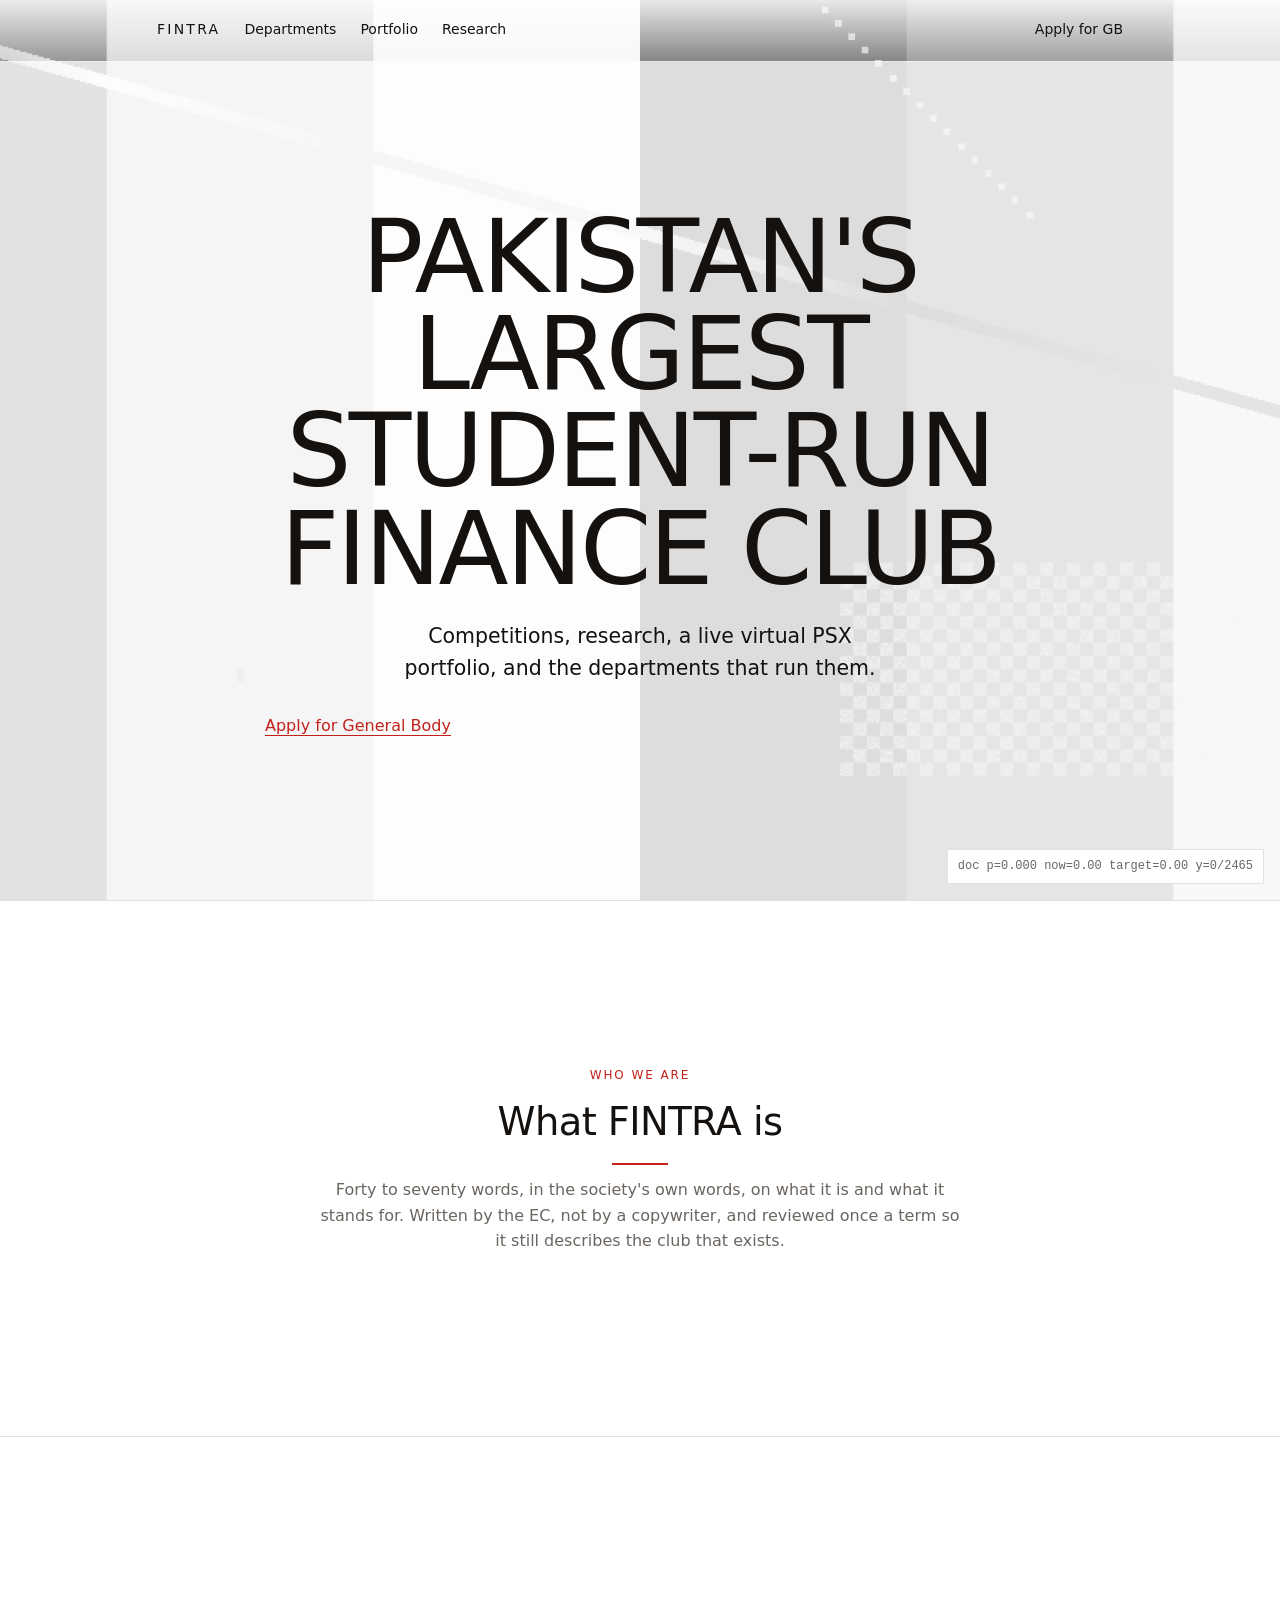
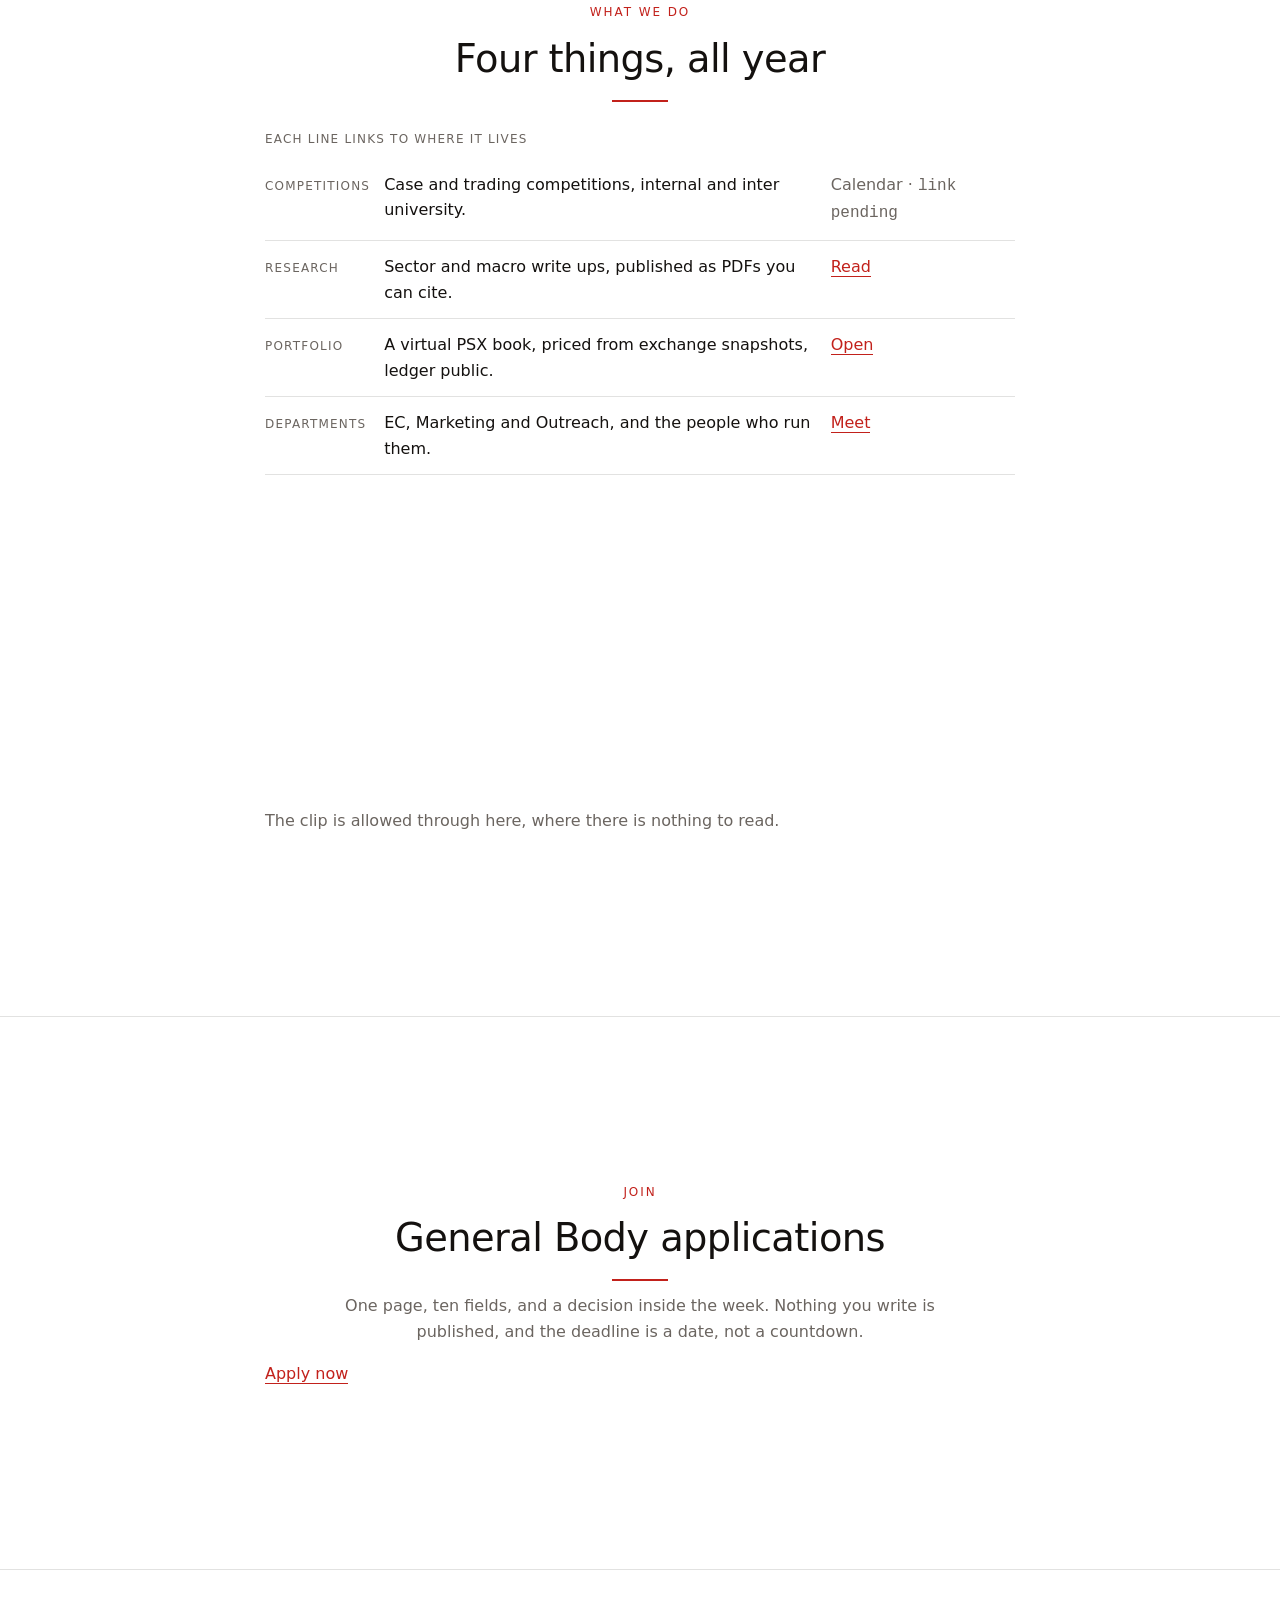
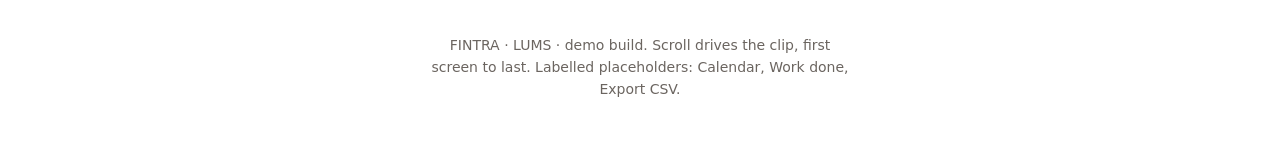
<file: docs/demo/index.html>
<!doctype html>
<html lang="en">
<head>
<meta charset="utf-8">
<meta name="viewport" content="width=device-width, initial-scale=1">
<title>FINTRA · LUMS finance society</title>
<link rel="stylesheet" href="site.css">
<script>document.documentElement.classList.add('js')</script>
</head>
<body>

<a class="skip" href="#main">Skip to content</a>

<header class="site">
  <nav class="wrap">
    <a class="brand" href="index.html">FINTRA</a>
    <a href="departments.html">Departments</a>
    <a href="portfolio.html">Portfolio</a>
    <a href="research.html">Research</a>
    <a href="apply.html">Apply for GB</a>
  </nav>
</header>

<!-- THE VIDEO: fixed for the whole document, behind everything, never in the flow.
     Home only. Adding it to another page is this block plus the scrub block in site.js. -->
<div class="bg">
  <video data-scrub muted playsinline preload="metadata" poster="hero-poster.jpg">
    <source src="hero.mp4" type="video/mp4">
  </video>
</div>

<main id="main">

  <section class="hero">
    <div class="wrap">
      <h1 class="rise">Pakistan's largest student-run finance club</h1>
      <p class="lede rise d1" style="margin-top:24px">Competitions, research, a live virtual PSX portfolio, and the departments that run them.</p>
      <p class="rise d2" style="margin-top:28px"><a href="apply.html">Apply for General Body</a></p>
    </div>
  </section>

  <section id="what">
    <div class="wrap">
      <p class="eyebrow rise">Who we are</p>
      <h2 class="rise">What FINTRA is</h2>
      <p class="prose rise d1">Forty to seventy words, in the society's own words, on what it is and what it stands for. Written by the EC, not by a copywriter, and reviewed once a term so it still describes the club that exists.</p>
    </div>
  </section>

  <section id="does">
    <div class="wrap">
      <p class="eyebrow rise">What we do</p>
      <h2 class="rise">Four things, all year</h2>
      <table class="tbl rise d1">
        <caption>Each line links to where it lives</caption>
        <tbody>
          <tr><th scope="row">Competitions</th><td>Case and trading competitions, internal and inter university.</td><td style="color:var(--muted)">Calendar · <span class="mono">link pending</span></td></tr>
          <tr><th scope="row">Research</th><td>Sector and macro write ups, published as PDFs you can cite.</td><td><a href="research.html">Read</a></td></tr>
          <tr><th scope="row">Portfolio</th><td>A virtual PSX book, priced from exchange snapshots, ledger public.</td><td><a href="portfolio.html">Open</a></td></tr>
          <tr><th scope="row">Departments</th><td>EC, Marketing and Outreach, and the people who run them.</td><td><a href="departments.html">Meet</a></td></tr>
        </tbody>
      </table>
    </div>
  </section>

  <section class="band">
    <div class="wrap">
      <p class="rise">The clip is allowed through here, where there is nothing to read.</p>
    </div>
  </section>

  <section id="join">
    <div class="wrap">
      <p class="eyebrow rise">Join</p>
      <h2 class="rise">General Body applications</h2>
      <p class="prose rise d1">One page, ten fields, and a decision inside the week. Nothing you write is published, and the deadline is a date, not a countdown.</p>
      <p class="rise d2"><a href="apply.html">Apply now</a></p>
    </div>
  </section>

</main>

<footer>
  <div class="wrap">FINTRA · LUMS · demo build. Scroll drives the clip, first screen to last. Labelled placeholders: Calendar, Work done, Export CSV.</div>
</footer>

<div class="debug" id="debug">–</div>

<script src="site.js"></script>
<script>
// site.js, scrub block: one fixed background video, driven by document scroll fraction
const v = document.querySelector('[data-scrub]');
if (v && !matchMedia('(prefers-reduced-motion: reduce)').matches) {
  let target = 0, t = 0, raf = 0, queued = false;
  const progress = () => {                        // 0 at the top of the document, 1 at the bottom
    const max = document.documentElement.scrollHeight - innerHeight;
    return max > 0 ? Math.min(1, Math.max(0, scrollY / max)) : 0;
  };
  // ease the seek over roughly 150ms so one wheel notch reads as a fast glide, not a cut
  const tick = () => {
    t += (target - t) * 0.18;
    if (Math.abs(target - t) < 0.01) t = target;
    if (v.readyState >= 2) v.currentTime = t;
    const d = document.getElementById('debug');
    if (d) d.textContent = 'doc p=' + progress().toFixed(3) + ' now=' + t.toFixed(2) +
      ' target=' + target.toFixed(2) + ' y=' + Math.round(scrollY) + '/' +
      Math.round(document.documentElement.scrollHeight - innerHeight);
    raf = Math.abs(target - t) > 0.01 ? requestAnimationFrame(tick) : 0;
  };
  const paint = () => {
    queued = false;
    if (v.readyState >= 2 && v.duration) {
      target = progress() * (v.duration - 0.05);
      if (!raf) { t = v.currentTime; raf = requestAnimationFrame(tick); }
    }
    const d = document.getElementById('debug');
    if (d) d.textContent = 'doc p=' + progress().toFixed(3) + ' now=' + v.currentTime.toFixed(2) +
      ' target=' + target.toFixed(2) + ' y=' + Math.round(scrollY) + '/' + Math.round(document.documentElement.scrollHeight - innerHeight);
  };
  addEventListener('scroll', () => { if (!queued) { queued = true; requestAnimationFrame(paint); } }, { passive: true });
  addEventListener('resize', paint);
  v.addEventListener('loadeddata', paint);
  paint();
}
</script>
</body>
</html>
</file>
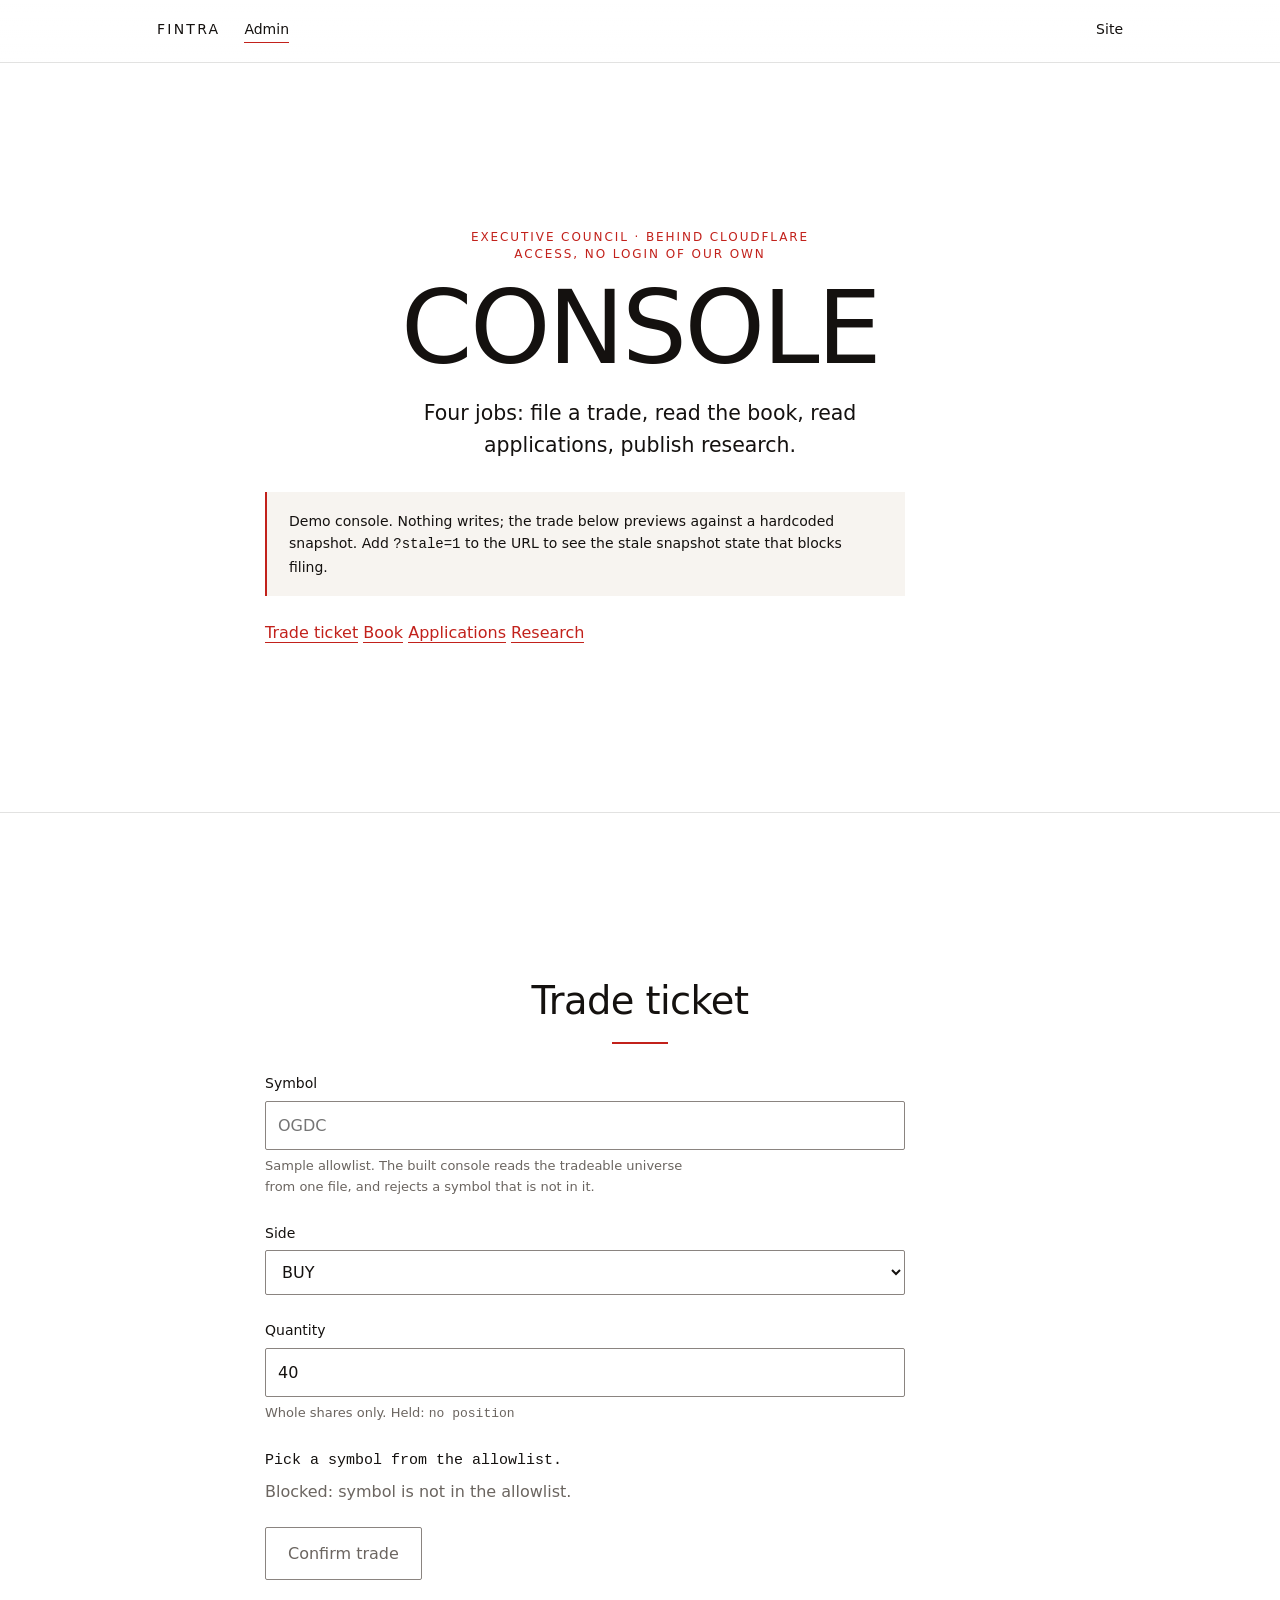
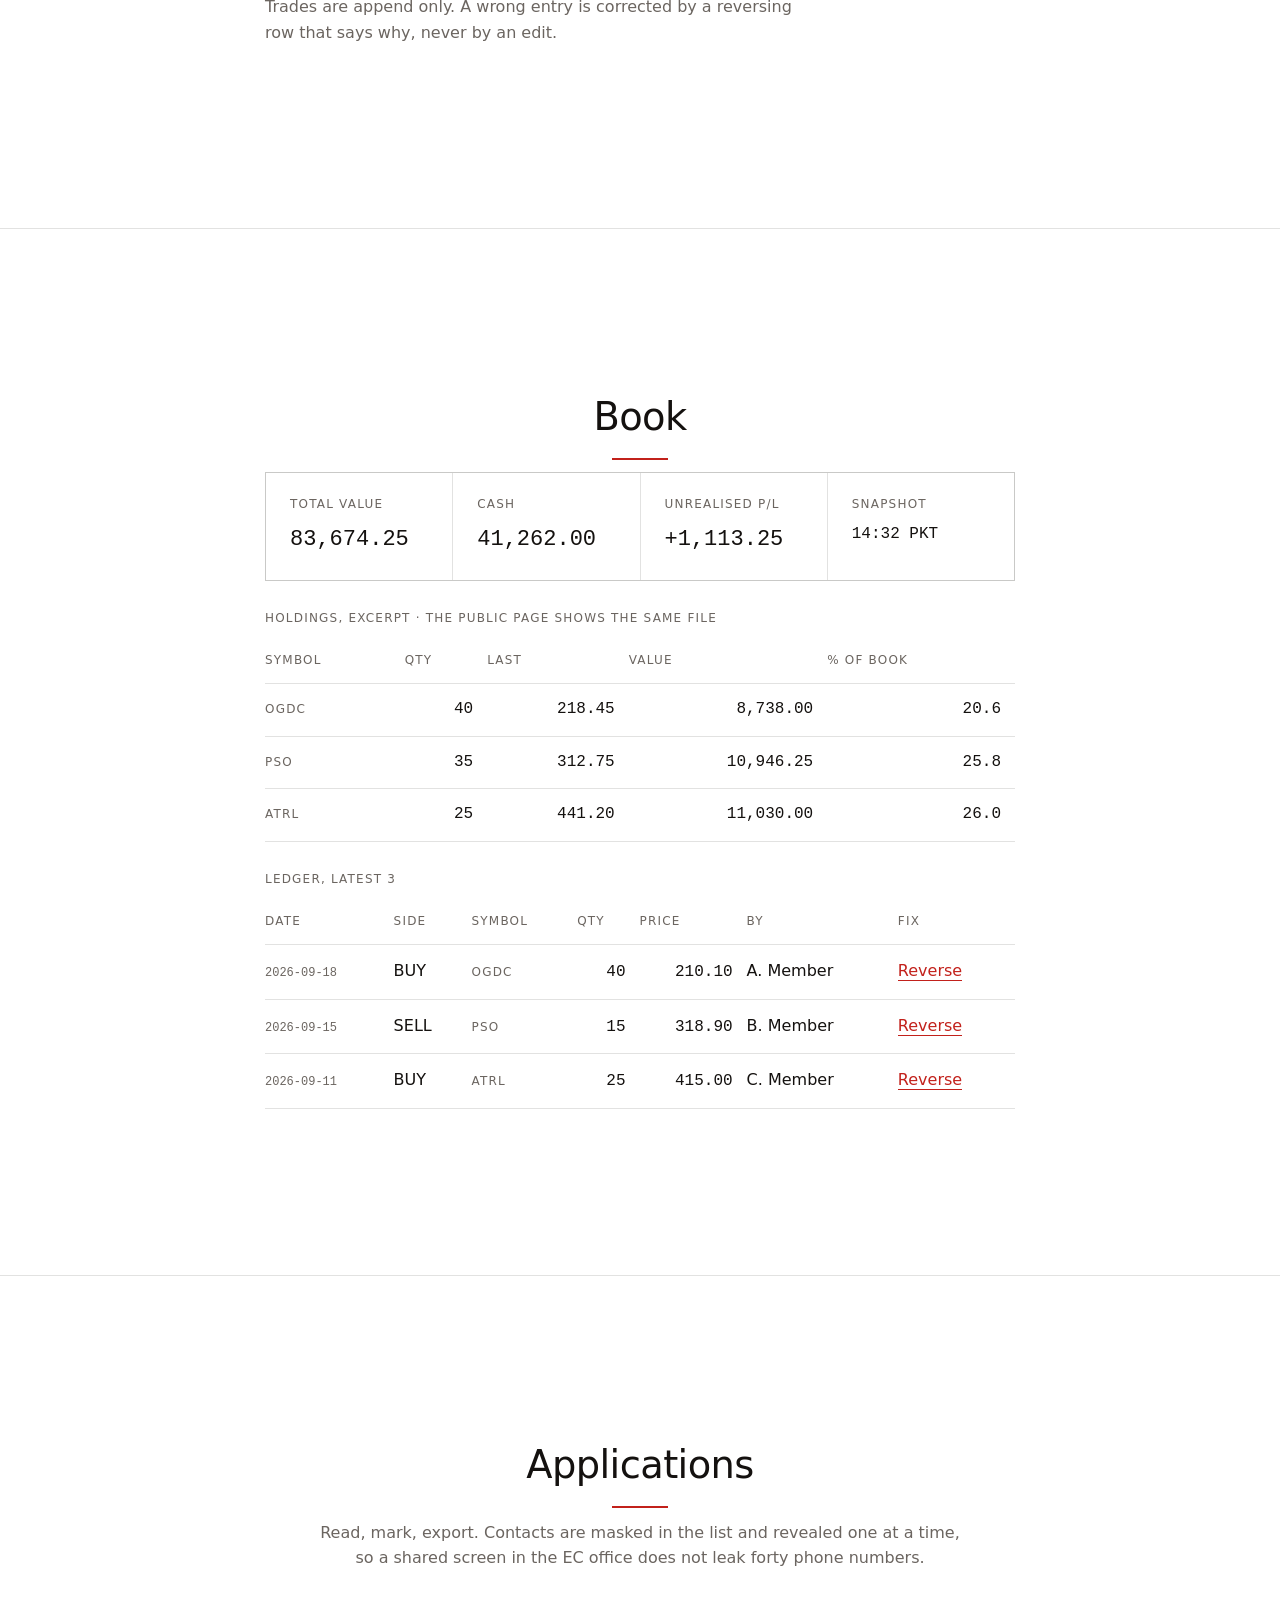
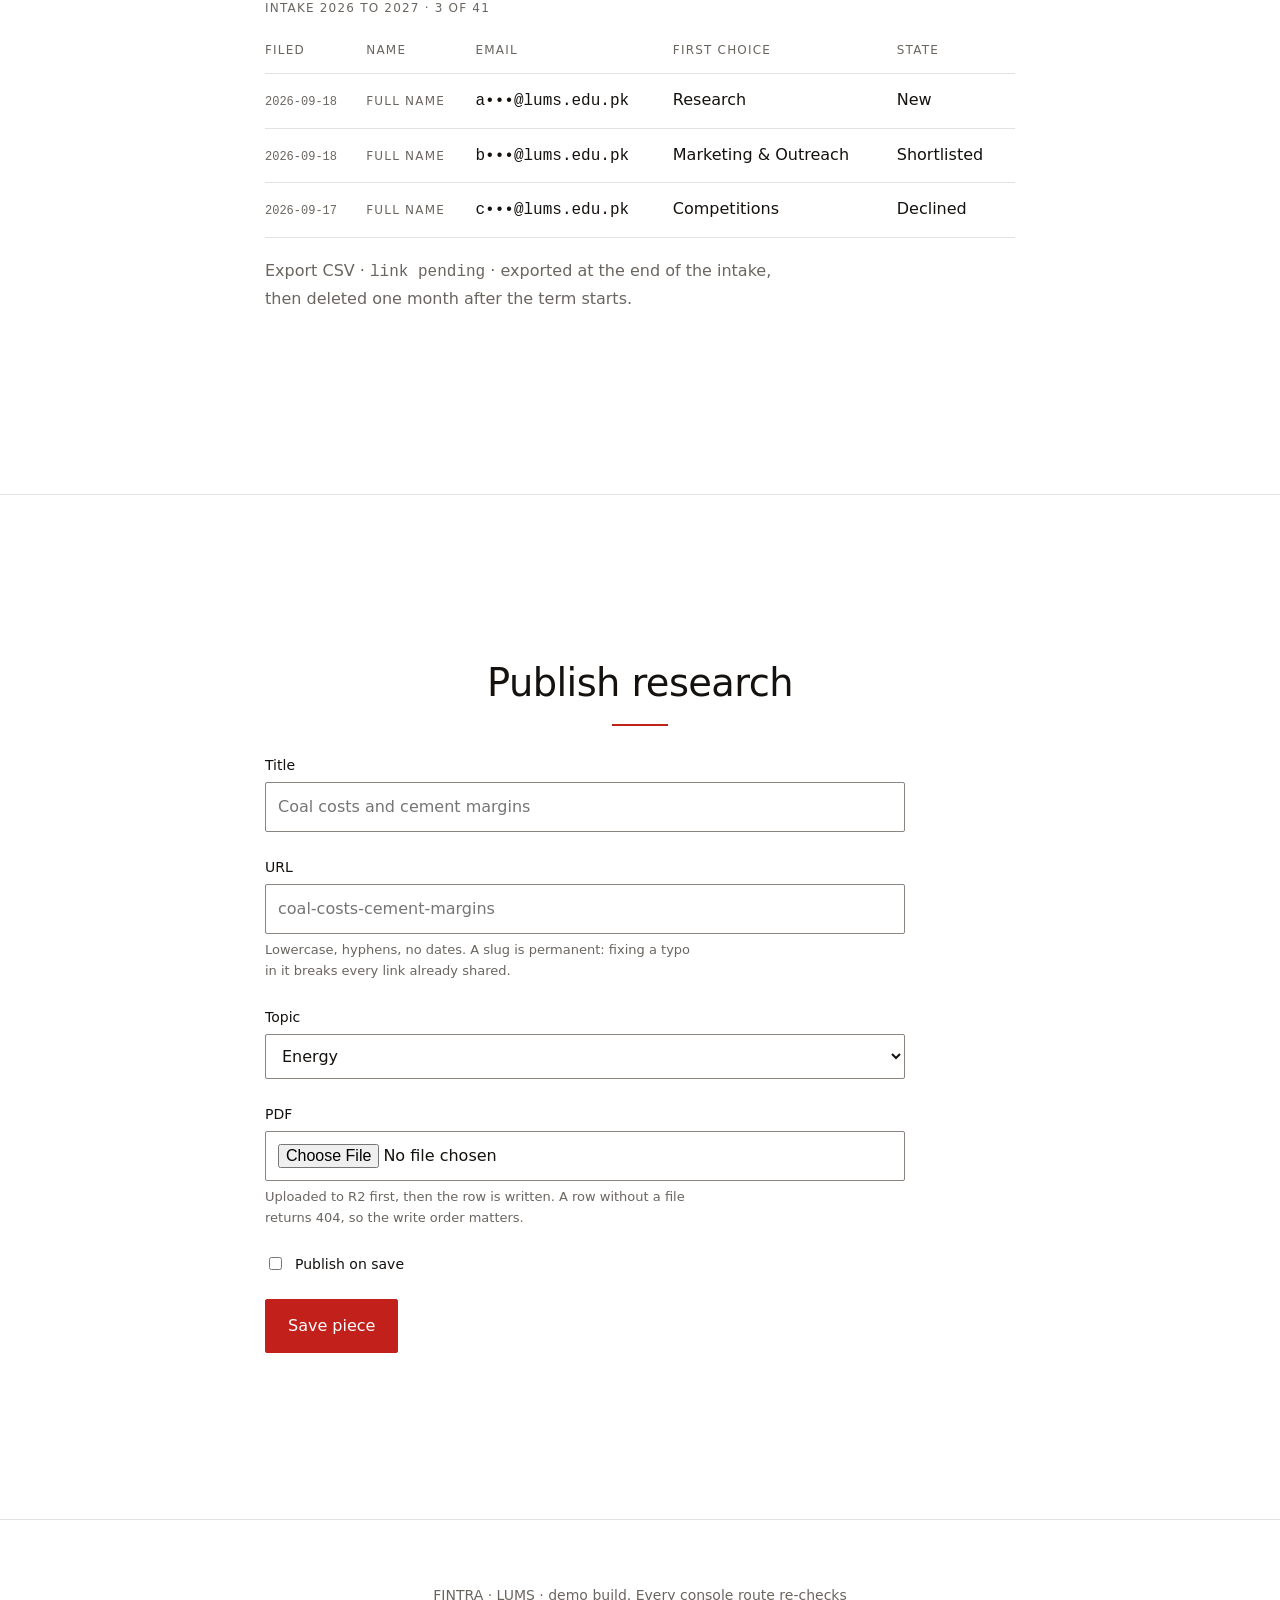
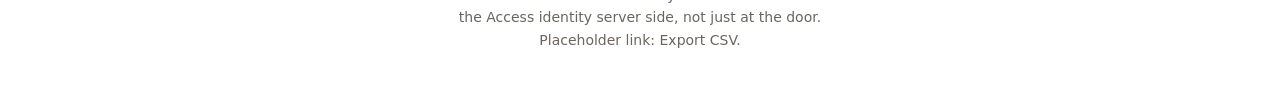
<file: docs/demo/admin.html>
<!doctype html>
<html lang="en">
<head>
<meta charset="utf-8">
<meta name="viewport" content="width=device-width, initial-scale=1">
<title>Admin · FINTRA</title>
<link rel="stylesheet" href="site.css">
<script>document.documentElement.classList.add('js')</script>
</head>
<body>

<a class="skip" href="#main">Skip to content</a>

<header class="site">
  <nav class="wrap">
    <a class="brand" href="index.html">FINTRA</a>
    <a href="admin.html" aria-current="page">Admin</a>
    <a href="index.html">Site</a>
  </nav>
</header>

<main id="main">

  <section>
    <div class="wrap">
      <p class="eyebrow rise">Executive Council · behind Cloudflare Access, no login of our own</p>
      <h1 class="rise" style="max-width:12ch">Console</h1>
      <p class="lede rise d1" style="margin-top:22px">Four jobs: file a trade, read the book, read applications, publish research.</p>
      <p class="notice rise d2" style="margin-top:30px">Demo console. Nothing writes; the trade below previews against a hardcoded snapshot. Add <span class="mono">?stale=1</span> to the URL to see the stale snapshot state that blocks filing.</p>
      <nav class="filters rise d3" aria-label="Console sections">
        <a href="#ticket">Trade ticket</a>
        <a href="#book">Book</a>
        <a href="#apps">Applications</a>
        <a href="#publish">Research</a>
      </nav>
    </div>
  </section>

  <section id="ticket">
    <div class="wrap">
      <h2 class="rise">Trade ticket</h2>

      <div id="stale-banner" hidden class="notice stale">
        <h3>Snapshot is stale</h3>
        <p>The last stored price is <span class="mono">14:32 PKT, 18 Sep 2026</span>, more than 24 hours old. Filing is disabled until the fetch succeeds, because a trade priced off a stale snapshot is worse than no trade. <a href="admin.html">Refresh</a></p>
      </div>

      <form id="ticket" novalidate>
        <div class="field">
          <label for="symbol">Symbol</label>
          <input id="symbol" name="symbol" type="text" list="symbols" autocomplete="off" placeholder="OGDC">
          <datalist id="symbols">
            <option value="OGDC"></option><option value="PPL"></option><option value="PSO"></option>
            <option value="POL"></option><option value="APL"></option><option value="ATRL"></option>
            <option value="MZNPETF"></option><option value="LUCK"></option><option value="ENGRO"></option>
          </datalist>
          <p class="hint">Sample allowlist. The built console reads the tradeable universe from one file, and rejects a symbol that is not in it.</p>
        </div>

        <div class="field">
          <label for="side">Side</label>
          <select id="side" name="side">
            <option>BUY</option>
            <option>SELL</option>
          </select>
        </div>

        <div class="field">
          <label for="qty">Quantity</label>
          <input id="qty" name="qty" type="number" min="1" step="1" inputmode="numeric" value="40">
          <p class="hint">Whole shares only. Held: <span class="mono" id="held">–</span></p>
        </div>

        <p class="mono" id="preview" role="status" aria-live="polite" style="margin:0 0 6px;font-size:15px;color:var(--ink)">–</p>
        <p class="hint" id="reason" style="margin:0 0 22px"></p>

        <button type="submit" id="confirm" aria-disabled="true" disabled>Confirm trade</button>
        <p class="hint" style="margin-top:14px">Trades are append only. A wrong entry is corrected by a reversing row that says why, never by an edit.</p>
      </form>
    </div>
  </section>

  <section id="book">
    <div class="wrap">
      <h2 class="rise">Book</h2>
      <dl class="kpi rise d1">
        <div><dt>Total value</dt><dd>83,674.25</dd></div>
        <div><dt>Cash</dt><dd>41,262.00</dd></div>
        <div><dt>Unrealised P/L</dt><dd class="up">+1,113.25</dd></div>
        <div><dt>Snapshot</dt><dd style="font-size:16px">14:32 PKT</dd></div>
      </dl>
      <table class="tbl rise d2">
        <caption>Holdings, excerpt · the public page shows the same file</caption>
        <thead>
          <tr><th scope="col">Symbol</th><th scope="col" class="num">Qty</th><th scope="col" class="num">Last</th>
              <th scope="col" class="num">Value</th><th scope="col" class="num">% of book</th></tr>
        </thead>
        <tbody>
          <tr><th scope="row">OGDC</th><td class="num">40</td><td class="num">218.45</td><td class="num">8,738.00</td><td class="num">20.6</td></tr>
          <tr><th scope="row">PSO</th><td class="num">35</td><td class="num">312.75</td><td class="num">10,946.25</td><td class="num">25.8</td></tr>
          <tr><th scope="row">ATRL</th><td class="num">25</td><td class="num">441.20</td><td class="num">11,030.00</td><td class="num">26.0</td></tr>
        </tbody>
      </table>
      <table class="tbl rise d3">
        <caption>Ledger, latest 3</caption>
        <thead>
          <tr><th scope="col">Date</th><th scope="col">Side</th><th scope="col">Symbol</th><th scope="col" class="num">Qty</th>
              <th scope="col" class="num">Price</th><th scope="col">By</th><th scope="col">Fix</th></tr>
        </thead>
        <tbody>
          <tr><td class="d">2026-09-18</td><td>BUY</td><th scope="row">OGDC</th><td class="num">40</td><td class="num">210.10</td><td>A. Member</td><td><a href="#ticket">Reverse</a></td></tr>
          <tr><td class="d">2026-09-15</td><td>SELL</td><th scope="row">PSO</th><td class="num">15</td><td class="num">318.90</td><td>B. Member</td><td><a href="#ticket">Reverse</a></td></tr>
          <tr><td class="d">2026-09-11</td><td>BUY</td><th scope="row">ATRL</th><td class="num">25</td><td class="num">415.00</td><td>C. Member</td><td><a href="#ticket">Reverse</a></td></tr>
        </tbody>
      </table>
    </div>
  </section>

  <section id="apps">
    <div class="wrap">
      <h2 class="rise">Applications</h2>
      <p class="prose rise d1">Read, mark, export. Contacts are masked in the list and revealed one at a time, so a shared screen in the EC office does not leak forty phone numbers.</p>
      <table class="tbl rise d2">
        <caption>Intake 2026 to 2027 · 3 of 41</caption>
        <thead>
          <tr><th scope="col">Filed</th><th scope="col">Name</th><th scope="col">Email</th><th scope="col">First choice</th><th scope="col">State</th></tr>
        </thead>
        <tbody>
          <tr><td class="d">2026-09-18</td><th scope="row">Full name</th><td class="mono">a•••@lums.edu.pk</td><td>Research</td><td>New</td></tr>
          <tr><td class="d">2026-09-18</td><th scope="row">Full name</th><td class="mono">b•••@lums.edu.pk</td><td>Marketing &amp; Outreach</td><td>Shortlisted</td></tr>
          <tr><td class="d">2026-09-17</td><th scope="row">Full name</th><td class="mono">c•••@lums.edu.pk</td><td>Competitions</td><td>Declined</td></tr>
        </tbody>
      </table>
      <p class="rise d3" style="margin-top:20px"><span style="color:var(--muted)">Export CSV · <span class="mono">link pending</span></span> · exported at the end of the intake, then deleted one month after the term starts.</p>
    </div>
  </section>

  <section id="publish">
    <div class="wrap">
      <h2 class="rise">Publish research</h2>
      <form data-demo novalidate>
        <div class="field">
          <label for="title">Title</label>
          <input id="title" name="title" type="text" placeholder="Coal costs and cement margins">
        </div>
        <div class="field">
          <label for="slug">URL</label>
          <input id="slug" name="slug" type="text" placeholder="coal-costs-cement-margins">
          <p class="hint">Lowercase, hyphens, no dates. A slug is permanent: fixing a typo in it breaks every link already shared.</p>
        </div>
        <div class="field">
          <label for="topic">Topic</label>
          <select id="topic" name="topic">
            <option>Energy</option><option>Macro</option><option>Markets</option><option>Sectors</option>
          </select>
        </div>
        <div class="field">
          <label for="pdf">PDF</label>
          <input id="pdf" name="pdf" type="file" accept="application/pdf">
          <p class="hint">Uploaded to R2 first, then the row is written. A row without a file returns 404, so the write order matters.</p>
        </div>
        <div class="field inline">
          <input id="live" name="live" type="checkbox">
          <label for="live" style="margin:0">Publish on save</label>
        </div>
        <button type="submit">Save piece</button>
      </form>
    </div>
  </section>

</main>

<footer>
  <div class="wrap">FINTRA · LUMS · demo build. Every console route re-checks the Access identity server side, not just at the door. Placeholder link: Export CSV.</div>
</footer>

<script src="site.js"></script>
<script>
// Demo only: preview a ticket against a hardcoded snapshot. The built console prices from the stored snapshot.
const SNAP = { as_of:'14:32 PKT, 18 Sep 2026', cash:41262, stale:new URLSearchParams(location.search).has('stale'),
  prices:{OGDC:218.45,PPL:151.30,PSO:312.75,POL:512.00,APL:398.60,ATRL:441.20,MZNPETF:13.10,LUCK:1015.00,ENGRO:298.40},
  held:{OGDC:40,PPL:60,PSO:35,ATRL:25,MZNPETF:200} };
const $ = id => document.getElementById(id);
const money = n => n.toLocaleString('en-PK',{minimumFractionDigits:2,maximumFractionDigits:2});
if (SNAP.stale) $('stale-banner').hidden = false;
const price = s => SNAP.prices[s] || 0, heldQty = s => SNAP.held[s] || 0;

function paintTicket(){
  const s = $('symbol').value.trim().toUpperCase(), side = $('side').value;
  const qty = Math.max(0, Math.floor(Number($('qty').value) || 0));
  $('held').textContent = s && price(s) ? heldQty(s) + ' shares' : 'no position';
  const valid = !!price(s) && qty > 0 && !SNAP.stale;
  const cost = qty * price(s), cash = side === 'BUY' ? SNAP.cash - cost : SNAP.cash + cost;
  const short = side === 'SELL' && qty > heldQty(s);
  const broke = side === 'BUY' && cost > SNAP.cash;
  const ok = valid && !short && !broke;
  $('preview').textContent = price(s)
    ? `${side} ${qty} ${s} at ${money(price(s))} = PKR ${money(cost)} · cash after PKR ${money(cash)}`
    : 'Pick a symbol from the allowlist.';
  $('reason').textContent = SNAP.stale ? 'Blocked: snapshot is stale.'
    : !price(s) ? 'Blocked: symbol is not in the allowlist.'
    : qty < 1 ? 'Blocked: quantity must be at least one share.'
    : short ? `Blocked: only ${heldQty(s)} shares held.`
    : broke ? 'Blocked: not enough cash for this buy.'
    : `Snapshot ${SNAP.as_of}. Filing writes the ledger row and the snapshot timestamp together.`;
  $('confirm').disabled = !ok;
  $('confirm').setAttribute('aria-disabled', String(!ok));
}
document.getElementById('ticket').addEventListener('input', paintTicket);
document.getElementById('ticket').addEventListener('submit', e => { e.preventDefault(); paintTicket(); });
paintTicket();
</script>
</body>
</html>
</file>
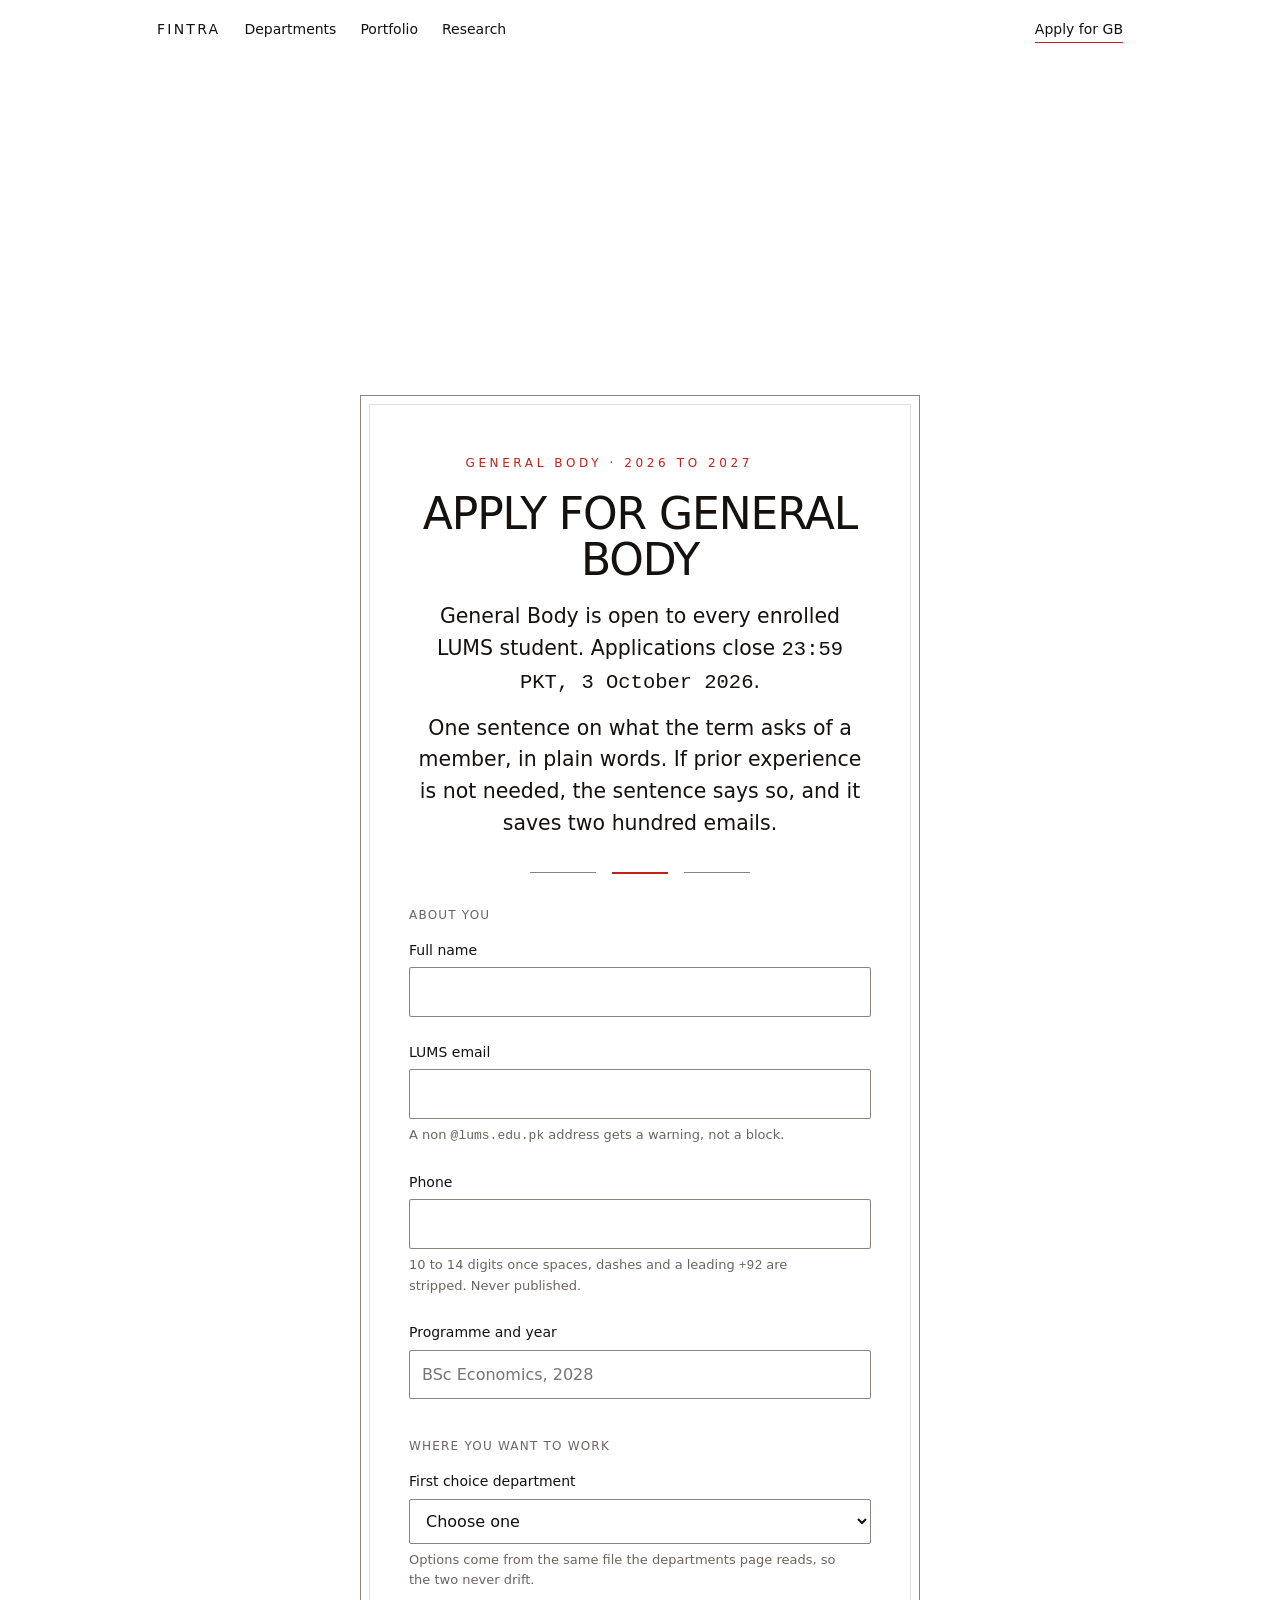
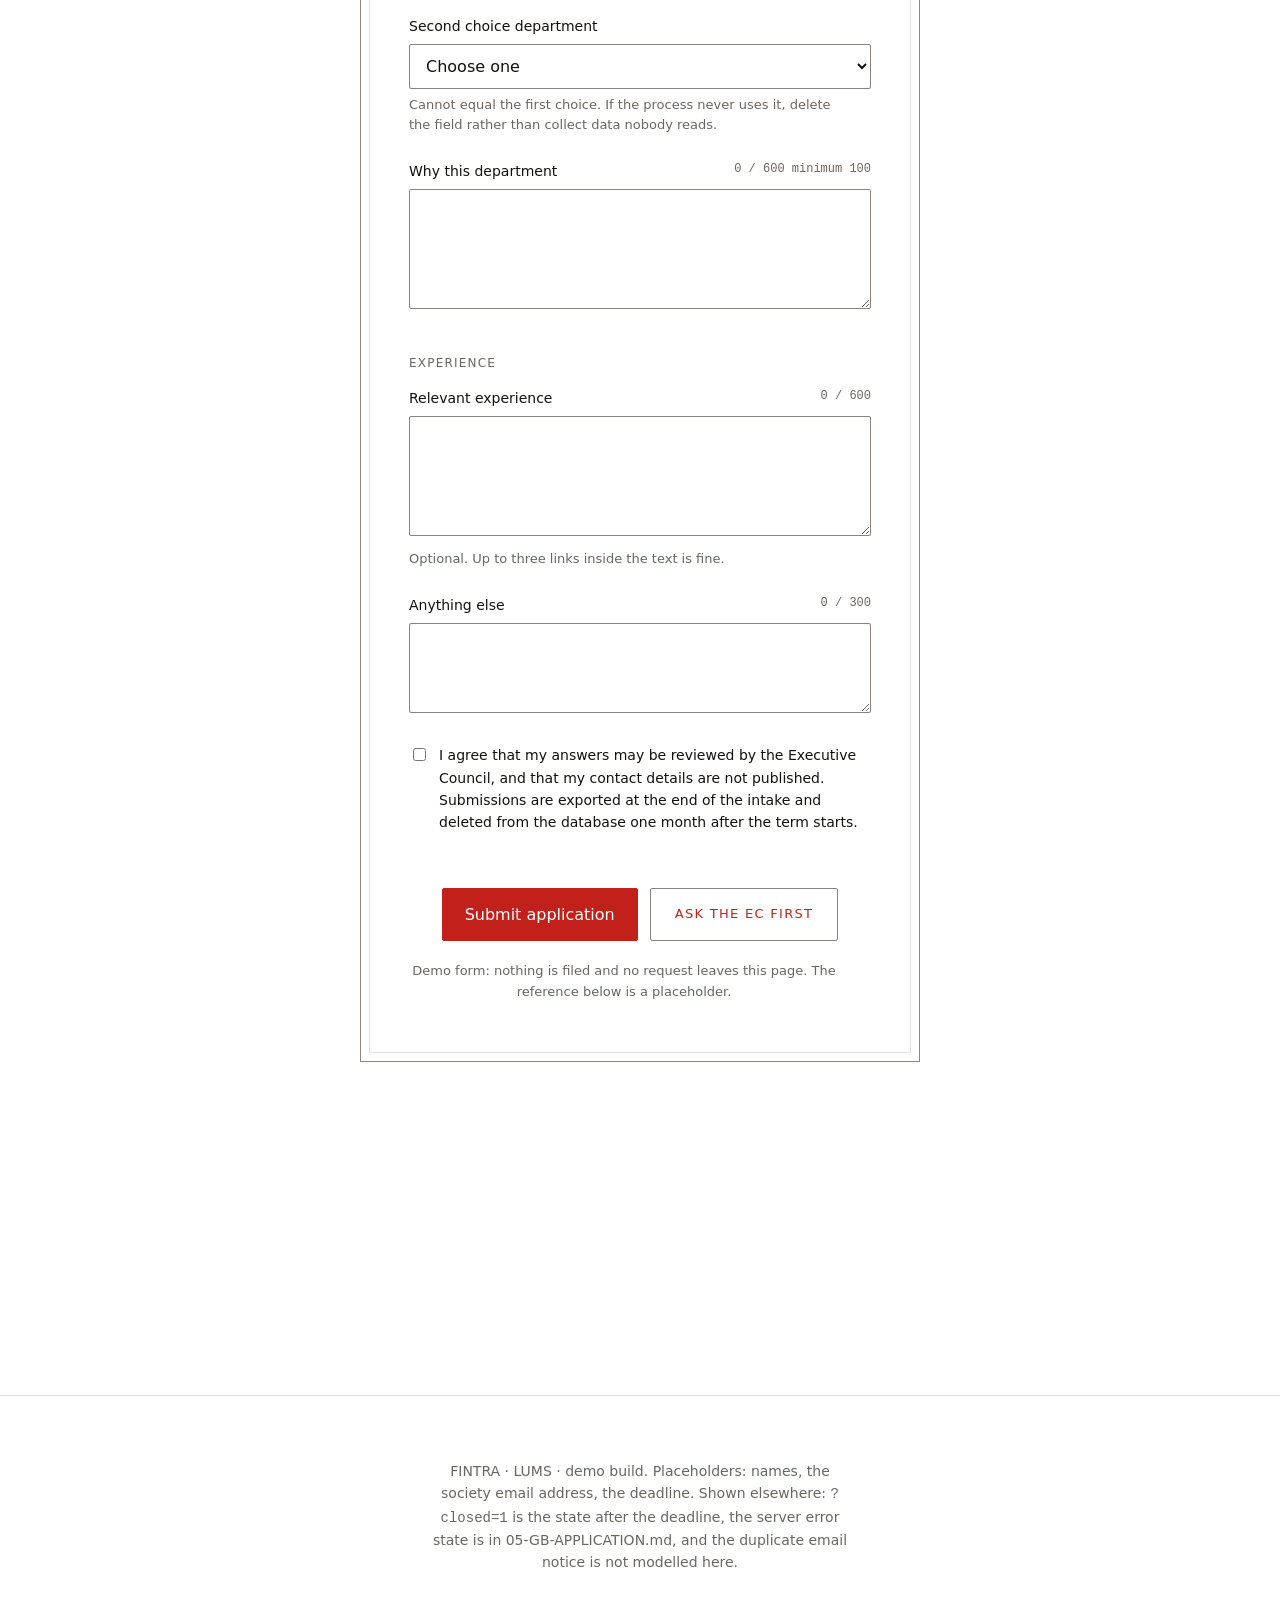
<file: docs/demo/apply.html>
<!doctype html>
<html lang="en">
<head>
<meta charset="utf-8">
<meta name="viewport" content="width=device-width, initial-scale=1">
<title>General Body application · FINTRA</title>
<link rel="stylesheet" href="site.css">
<script>document.documentElement.classList.add('js')</script>
</head>
<body>

<a class="skip" href="#main">Skip to content</a>

<header class="site">
  <nav class="wrap">
    <a class="brand" href="index.html">FINTRA</a>
    <a href="departments.html">Departments</a>
    <a href="portfolio.html">Portfolio</a>
    <a href="research.html">Research</a>
    <a href="apply.html" aria-current="page">Apply for GB</a>
  </nav>
</header>

<main id="main">

  <section class="band">
    <div class="app">

      <div class="app__card" id="formcard">
        <div class="app__head">
          <p class="kicker rise">General Body · 2026 to 2027</p>
          <h1 class="rise d1">Apply for General Body</h1>
          <p class="lede rise d2">General Body is open to every enrolled LUMS student. Applications close <span class="mono">23:59 PKT, 3 October 2026</span>.</p>
          <p class="lede rise d3">One sentence on what the term asks of a member, in plain words. If prior experience is not needed, the sentence says so, and it saves two hundred emails.</p>
        </div>

        <div class="divider" aria-hidden="true"><i></i></div>

        <form data-demo="apply" novalidate>
          <fieldset>
            <legend>About you</legend>

            <div class="field">
              <label for="name">Full name</label>
              <input id="name" name="name" type="text" autocomplete="name" required minlength="2" maxlength="60">
            </div>

            <div class="field">
              <label for="email">LUMS email</label>
              <input id="email" name="email" type="email" autocomplete="email" required>
              <p class="hint">A non <span class="mono">@lums.edu.pk</span> address gets a warning, not a block.</p>
            </div>

            <div class="field">
              <label for="phone">Phone</label>
              <input id="phone" name="phone" type="tel" inputmode="tel" autocomplete="tel" required>
              <p class="hint">10 to 14 digits once spaces, dashes and a leading <span class="mono">+92</span> are stripped. Never published.</p>
            </div>

            <div class="field">
              <label for="year">Programme and year</label>
              <input id="year" name="year" type="text" required placeholder="BSc Economics, 2028">
            </div>
          </fieldset>

          <fieldset>
            <legend>Where you want to work</legend>

            <div class="field">
              <label for="first">First choice department</label>
              <select id="first" name="first" required>
                <option value="">Choose one</option>
                <option>Executive Council</option>
                <option>Marketing &amp; Outreach</option>
                <option>Competitions</option>
                <option>Research</option>
              </select>
              <p class="hint">Options come from the same file the departments page reads, so the two never drift.</p>
            </div>

            <div class="field">
              <label for="second">Second choice department</label>
              <select id="second" name="second" required>
                <option value="">Choose one</option>
                <option>Executive Council</option>
                <option>Marketing &amp; Outreach</option>
                <option>Competitions</option>
                <option>Research</option>
              </select>
              <p class="hint">Cannot equal the first choice. If the process never uses it, delete the field rather than collect data nobody reads.</p>
            </div>

            <div class="field">
              <label for="why">Why this department <span class="count"></span></label>
              <textarea id="why" name="why" required data-count="600" data-min="100"></textarea>
              <p class="err" hidden>At least 100 characters. This is the answer the EC actually reads, and it is never lost to a failed validation.</p>
            </div>
          </fieldset>

          <fieldset>
            <legend>Experience</legend>

            <div class="field">
              <label for="exp">Relevant experience <span class="count"></span></label>
              <textarea id="exp" name="exp" data-count="600"></textarea>
              <p class="hint">Optional. Up to three links inside the text is fine.</p>
            </div>

            <div class="field">
              <label for="more">Anything else <span class="count"></span></label>
              <textarea id="more" name="more" data-count="300" style="min-height:90px"></textarea>
            </div>

            <div class="field inline">
              <input id="honeypot" name="website" type="text" tabindex="-1" autocomplete="off" aria-hidden="true"
                     style="position:absolute;left:-9999px;width:1px;height:1px">
              <input id="consent" name="consent" type="checkbox" required>
              <label for="consent" style="margin:0">I agree that my answers may be reviewed by the Executive Council, and that my contact details are not published. Submissions are exported at the end of the intake and deleted from the database one month after the term starts.</label>
            </div>
          </fieldset>

          <div class="lnkrow">
            <button type="submit">Submit application</button>
            <a class="btn btn--ghost" href="mailto:finance@lums.edu.pk">Ask the EC first</a>
          </div>
          <p class="app__note">Demo form: nothing is filed and no request leaves this page. The reference below is a placeholder.</p>
        </form>

        <div id="received" hidden class="notice" style="margin:28px 0 0">
          <h3>Application received</h3>
          <p>Filed under <span class="mono" data-email></span>. Your reference is <span class="mono" data-ref></span>. The EC will respond by <span class="mono">10 October 2026</span>.</p>
          <p style="margin-top:10px">The form is replaced here, in place. No redirect, no confetti, no animated tick.</p>
        </div>
      </div>

      <div class="app__card" id="closed" hidden>
        <div class="app__head">
          <p class="kicker">General Body</p>
          <h1>Applications are closed</h1>
          <p class="lede">Thank you to everyone who applied this year. Every response was read, and the volume of them is the reason the term starts with a full team.</p>
        </div>

        <div class="divider" aria-hidden="true"><i></i></div>

        <div class="app__head">
          <p class="lede">Every applicant is emailed with an outcome, so nobody is left waiting to hear back. If you missed the window, the next intake opens at the start of the next term, and the departments page is the place to look before then.</p>
        </div>

        <div class="lnkrow">
          <a class="btn" href="mailto:finance@lums.edu.pk">Ask about the next intake</a>
          <a class="btn btn--ghost" href="departments.html">See the departments</a>
        </div>
      </div>

    </div>
  </section>

</main>

<footer>
  <div class="wrap">FINTRA · LUMS · demo build. Placeholders: names, the society email address, the deadline. Shown elsewhere: <span class="mono">?closed=1</span> is the state after the deadline, the server error state is in 05-GB-APPLICATION.md, and the duplicate email notice is not modelled here.</div>
</footer>

<script src="site.js"></script>
</body>
</html>
</file>
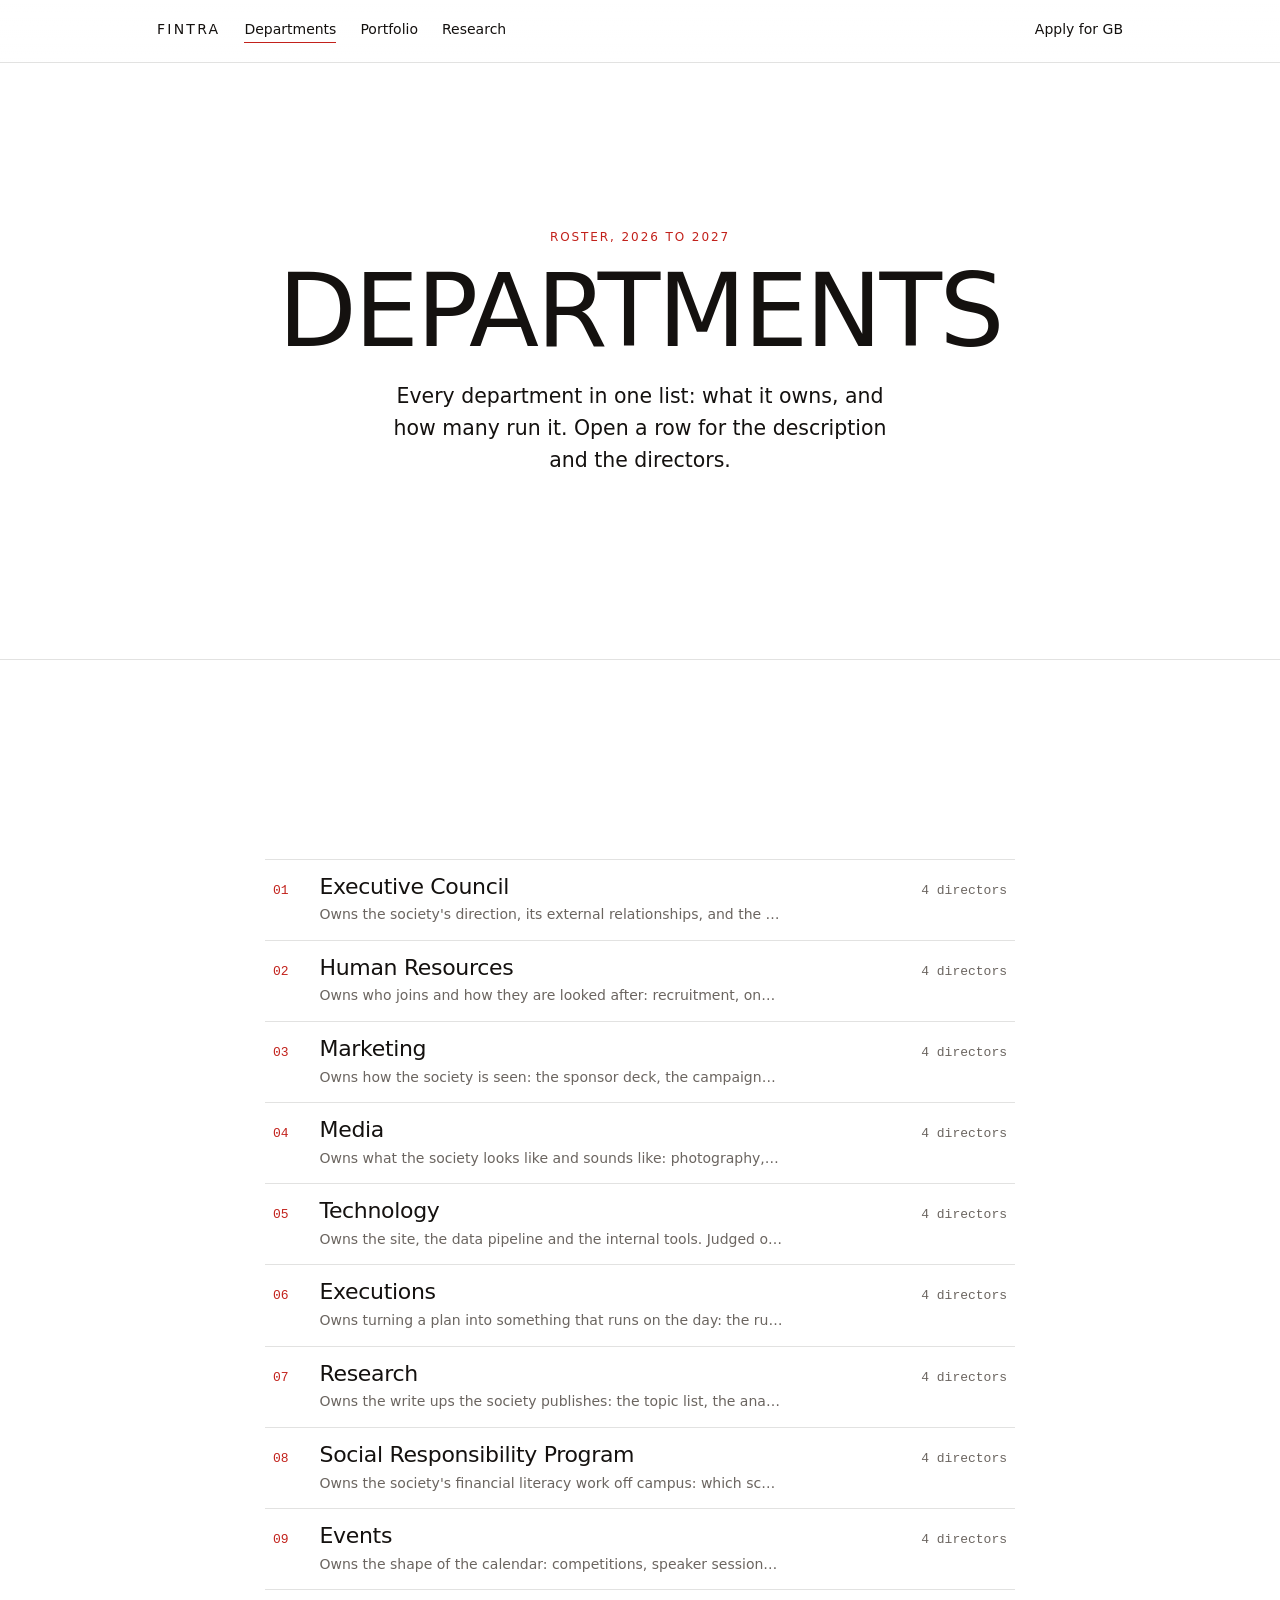
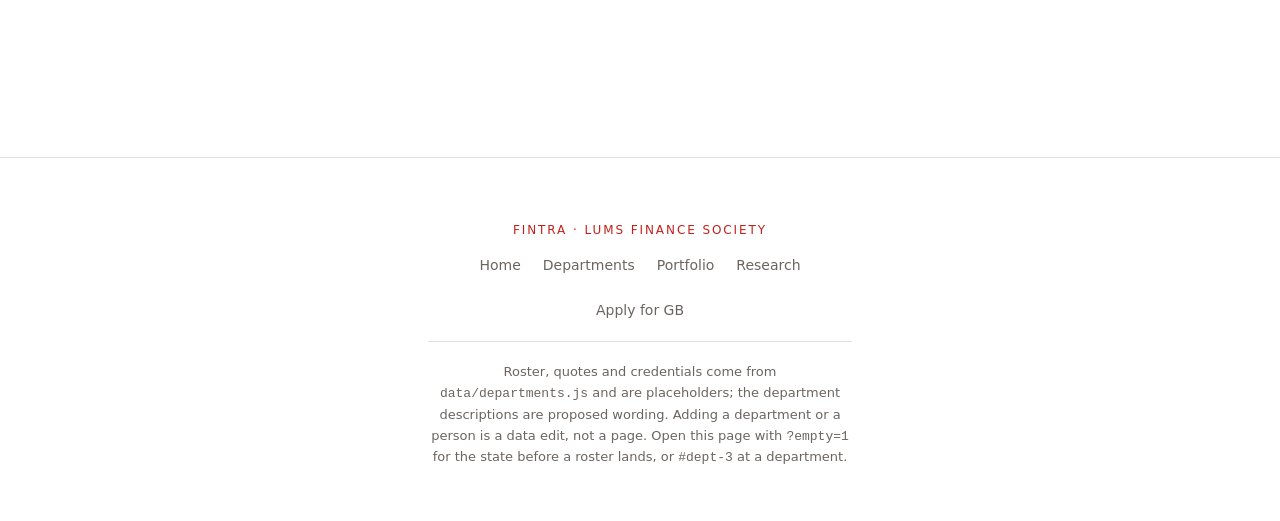
<file: docs/demo/departments-v2.html>
<!doctype html>
<html lang="en">
<head>
<meta charset="utf-8">
<meta name="viewport" content="width=device-width, initial-scale=1">
<title>Departments · FINTRA</title>
<link rel="stylesheet" href="site.css">
<script>document.documentElement.classList.add('js')</script>
<!-- Ledger index styles live on this page only: site.css is shared by the other demos, so a
     concept that may not ship must not move them. Same tokens, same 2px red rule motif. -->
<style>
.ledger{margin-top:32px;border-top:1px solid var(--line)}
.row.dept{margin:0;border-bottom:1px solid var(--line)}
.row__sum{display:grid;grid-template-columns:3ch minmax(0,1fr) auto;column-gap:16px;row-gap:2px;
  align-items:baseline;min-height:44px;padding:14px 8px;cursor:pointer;list-style:none}
.row__sum::-webkit-details-marker{display:none}
.row__sum::marker{content:""}
.row__no{grid-column:1;grid-row:1;font-size:13px;color:var(--red)}
.row__sum h2{grid-column:2;grid-row:1;margin:0;font-size:clamp(18px,2vw,22px);line-height:1.2}
.row__meta{grid-column:3;grid-row:1;margin:0;font-size:13px;color:var(--muted);white-space:nowrap}
.row__owns{grid-column:2;grid-row:2;min-width:0;margin:0;font-size:14px;color:var(--muted);
  overflow:hidden;text-overflow:ellipsis;white-space:nowrap}
.row__sum:hover{background:var(--band)}
/* the open row keeps the box motif: band strip under the 2px red rule */
.row[open]>.row__sum{background:var(--band);border-bottom:2px solid var(--red)}
.row .dept__body{padding:20px 8px 28px}
.row .dept__body>.prose{margin-bottom:0}
/* native disclosure transition where the platform supports it, instant elsewhere.
   Same rule shape the person cards use in site.css. */
@supports selector(::details-content){
  .row::details-content{block-size:0;opacity:0;overflow:clip;content-visibility:hidden;
    transition:block-size .16s ease-out,opacity .16s ease-out,content-visibility .16s allow-discrete}
  .row[open]::details-content{block-size:auto;opacity:1;content-visibility:visible}
}
</style>
</head>
<body>

<a class="skip" href="#main">Skip to content</a>

<header class="site">
  <nav class="wrap">
    <a class="brand" href="index.html">FINTRA</a>
    <a href="departments.html" aria-current="page">Departments</a>
    <a href="portfolio.html">Portfolio</a>
    <a href="research.html">Research</a>
    <a href="apply.html">Apply for GB</a>
  </nav>
</header>

<main id="main">

  <section>
    <div class="wrap">
      <p class="eyebrow rise">Roster, 2026 to 2027</p>
      <h1 class="rise" style="max-width:12ch">Departments</h1>
      <p class="lede rise d1" style="margin-top:22px">Every department in one list: what it owns, and how many run it. Open a row for the description and the directors.</p>
    </div>
  </section>

  <section>
    <div class="wrap" id="index">
      <noscript>
        <p class="prose">This roster is built from a data file, so it needs JavaScript. The rest of the site reads without it.</p>
      </noscript>
    </div>
  </section>

</main>

<footer>
  <div class="wrap">
    <p class="eyebrow">FINTRA · LUMS Finance Society</p>
    <nav class="foot__row">
      <a href="index.html">Home</a>
      <a href="departments.html">Departments</a>
      <a href="portfolio.html">Portfolio</a>
      <a href="research.html">Research</a>
      <a href="apply.html">Apply for GB</a>
    </nav>
    <p class="foot__note">Roster, quotes and credentials come from <span class="mono">data/departments.js</span> and are placeholders; the department descriptions are proposed wording. Adding a department or a person is a data edit, not a page. Open this page with <span class="mono">?empty=1</span> for the state before a roster lands, or <span class="mono">#dept-3</span> at a department.</p>
  </div>
</footer>

<script src="data/departments.js"></script>
<script src="render-departments.js"></script>
<script src="render-departments-v2.js"></script>
<script src="site.js"></script>
</body>
</html>
</file>
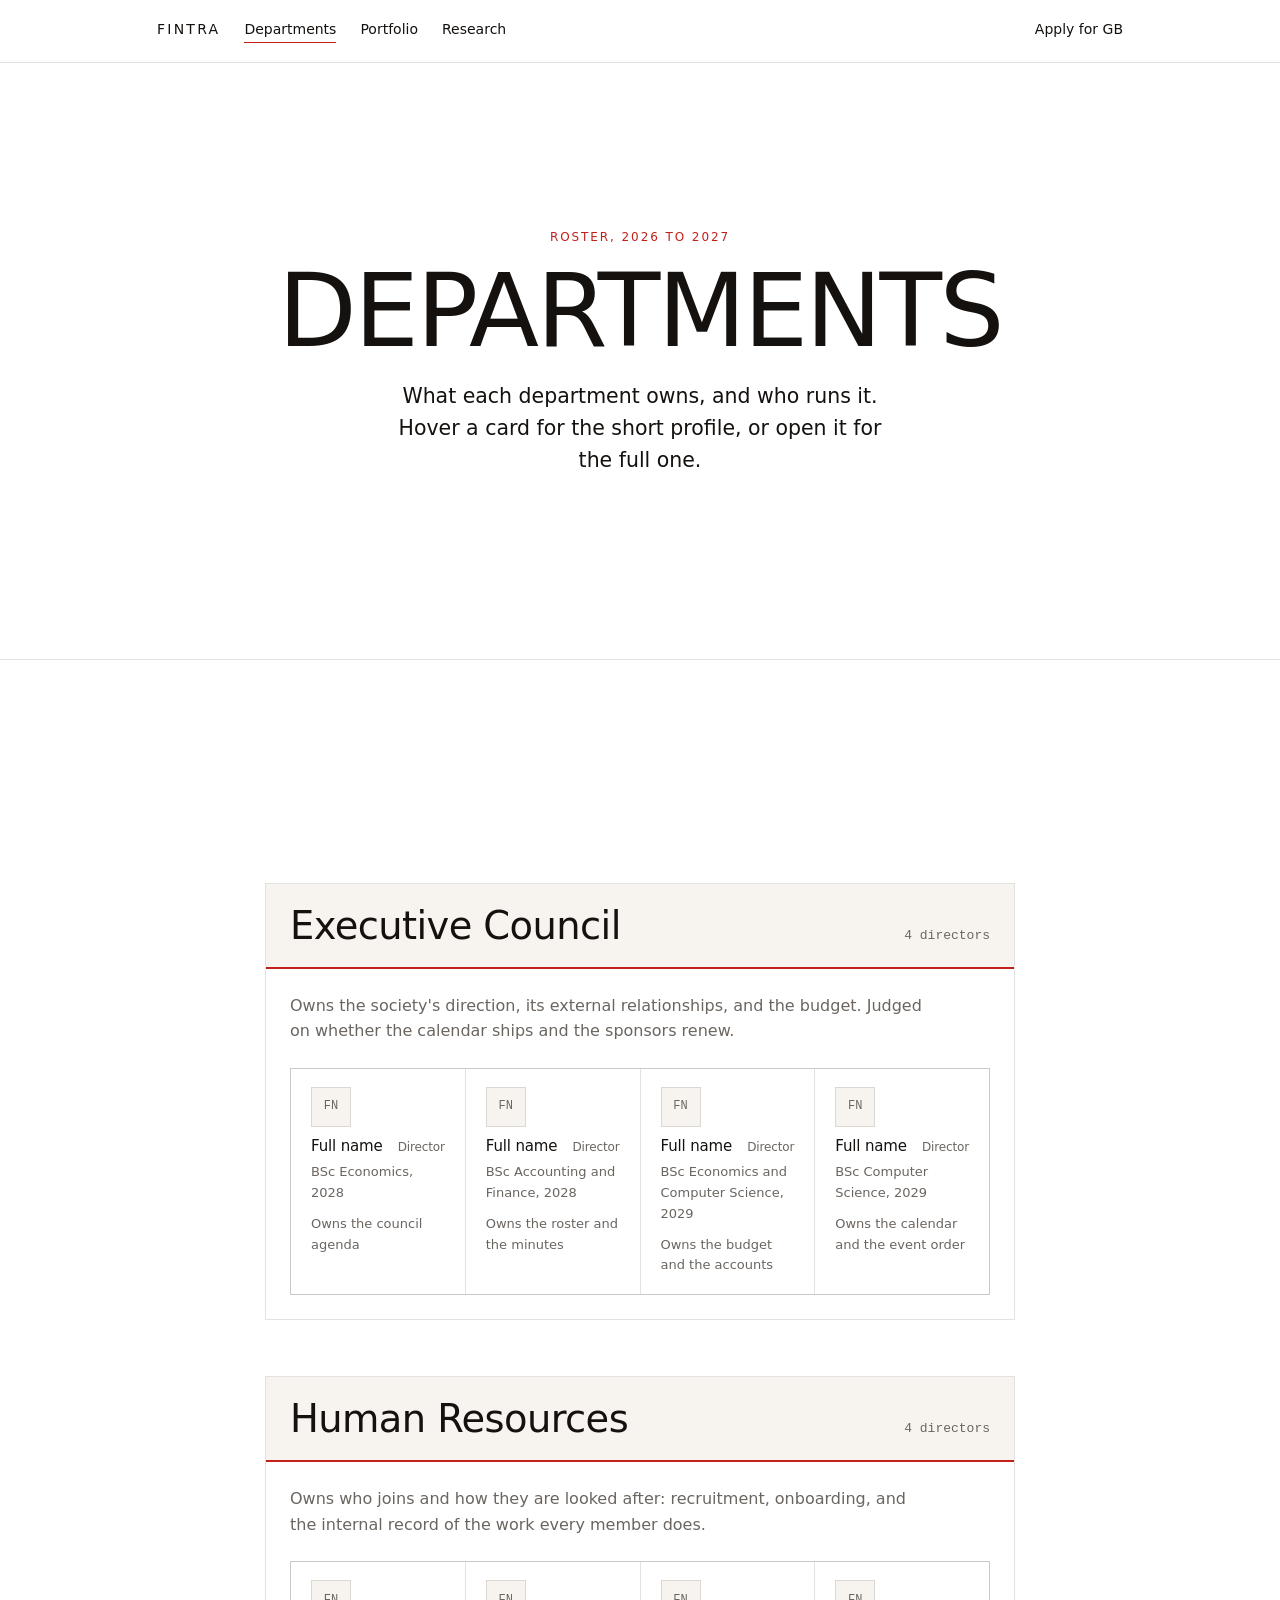
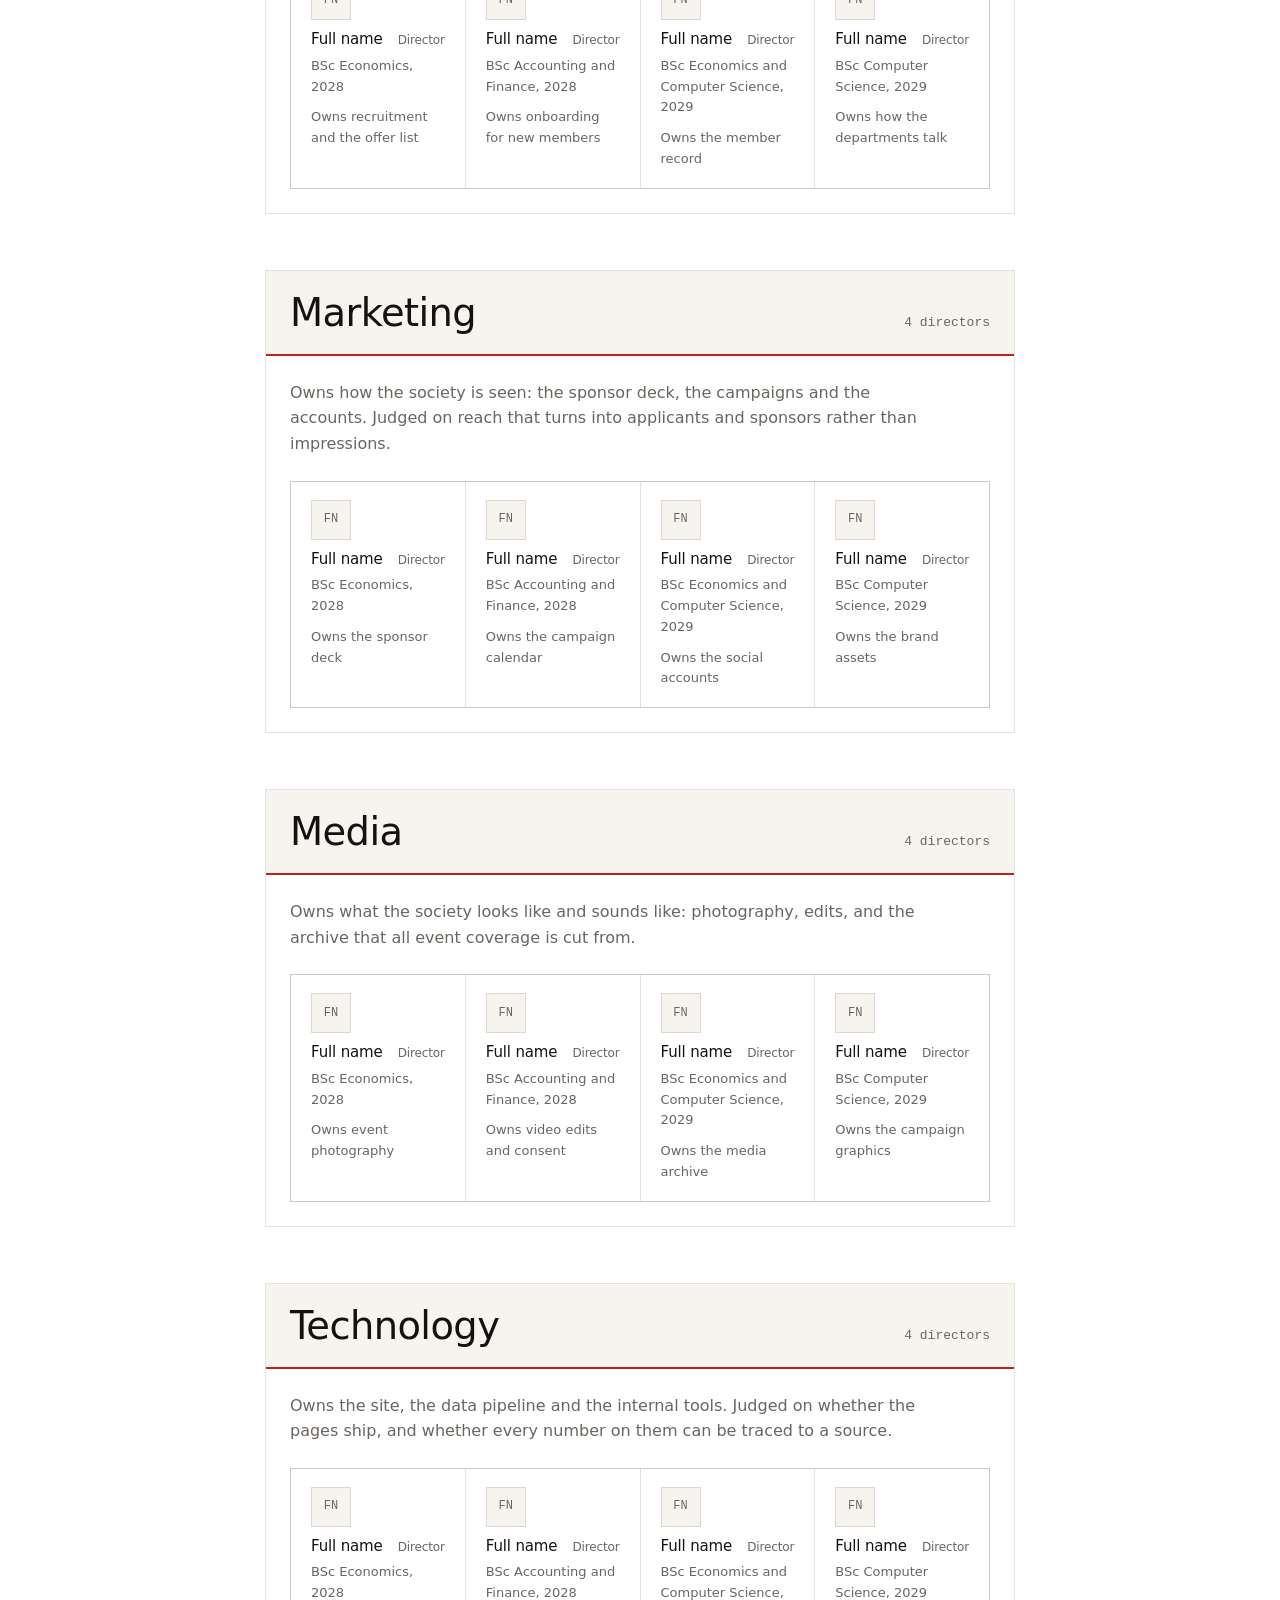
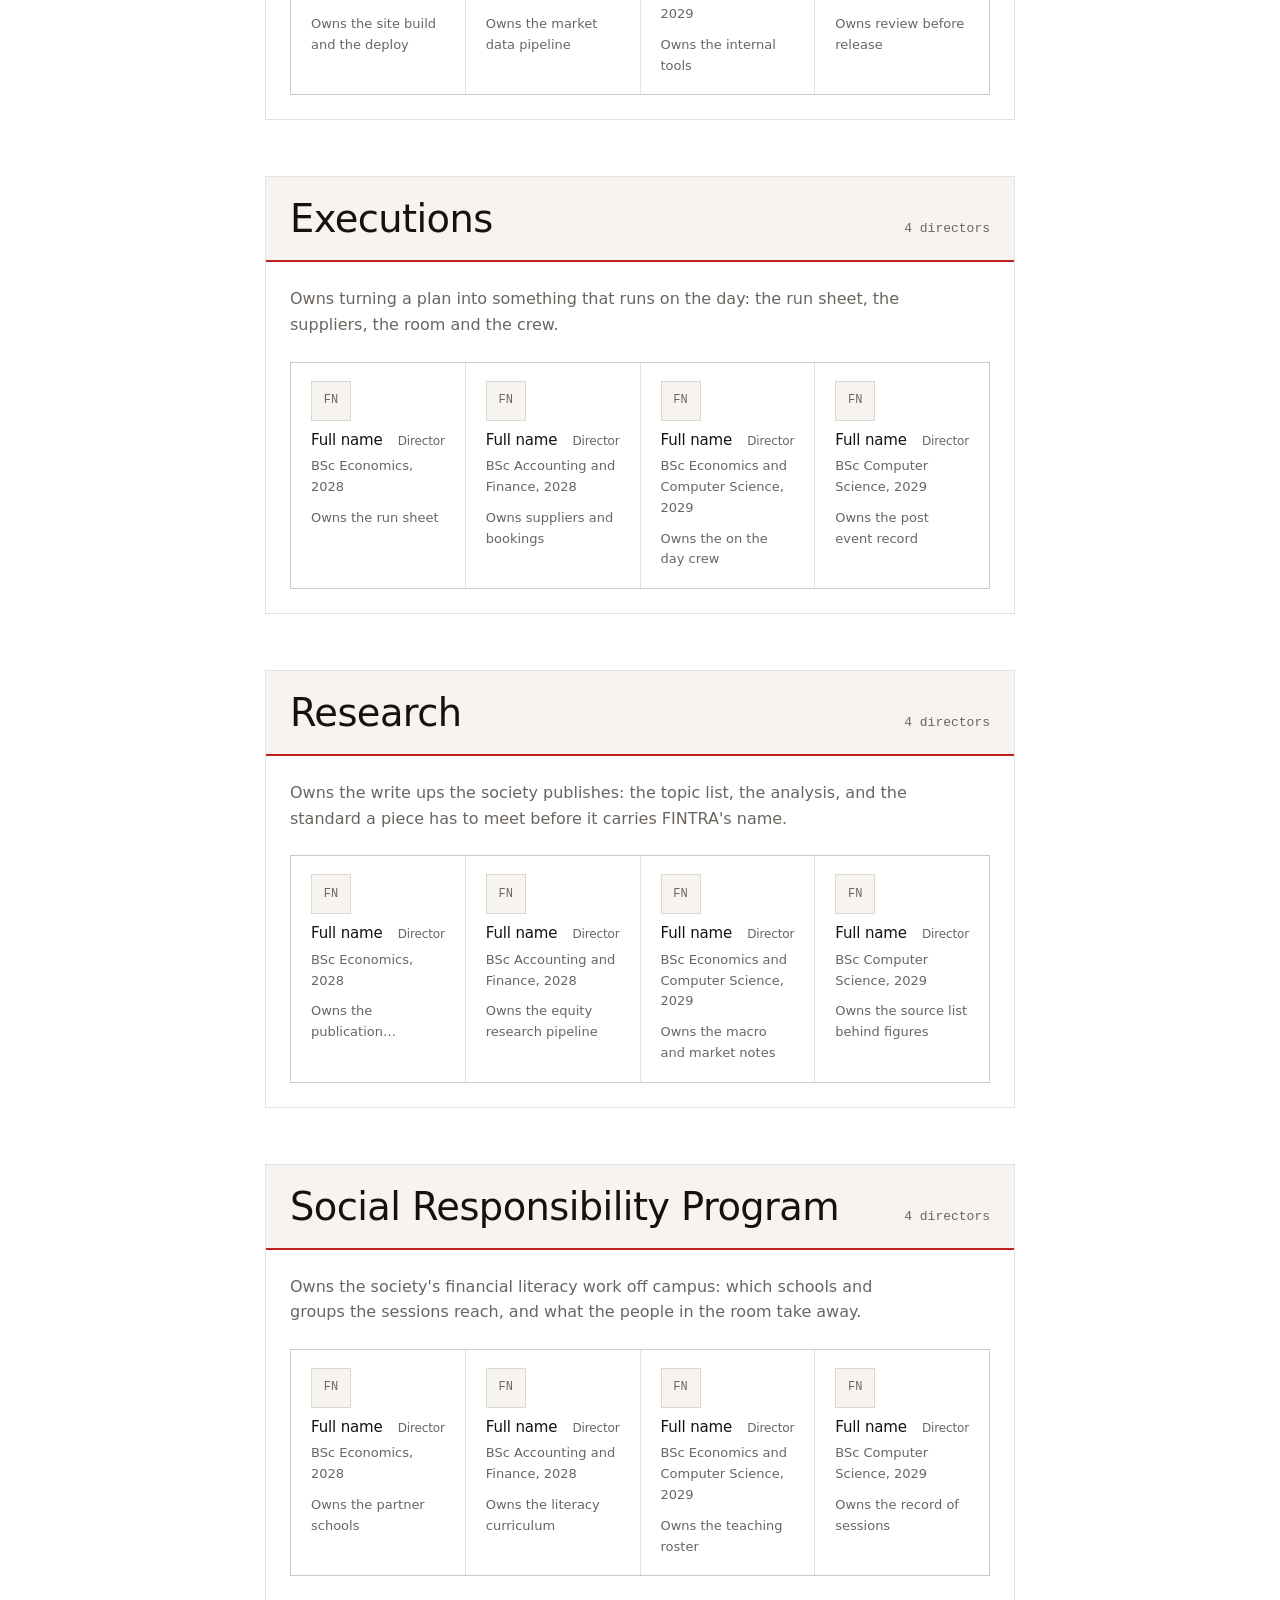
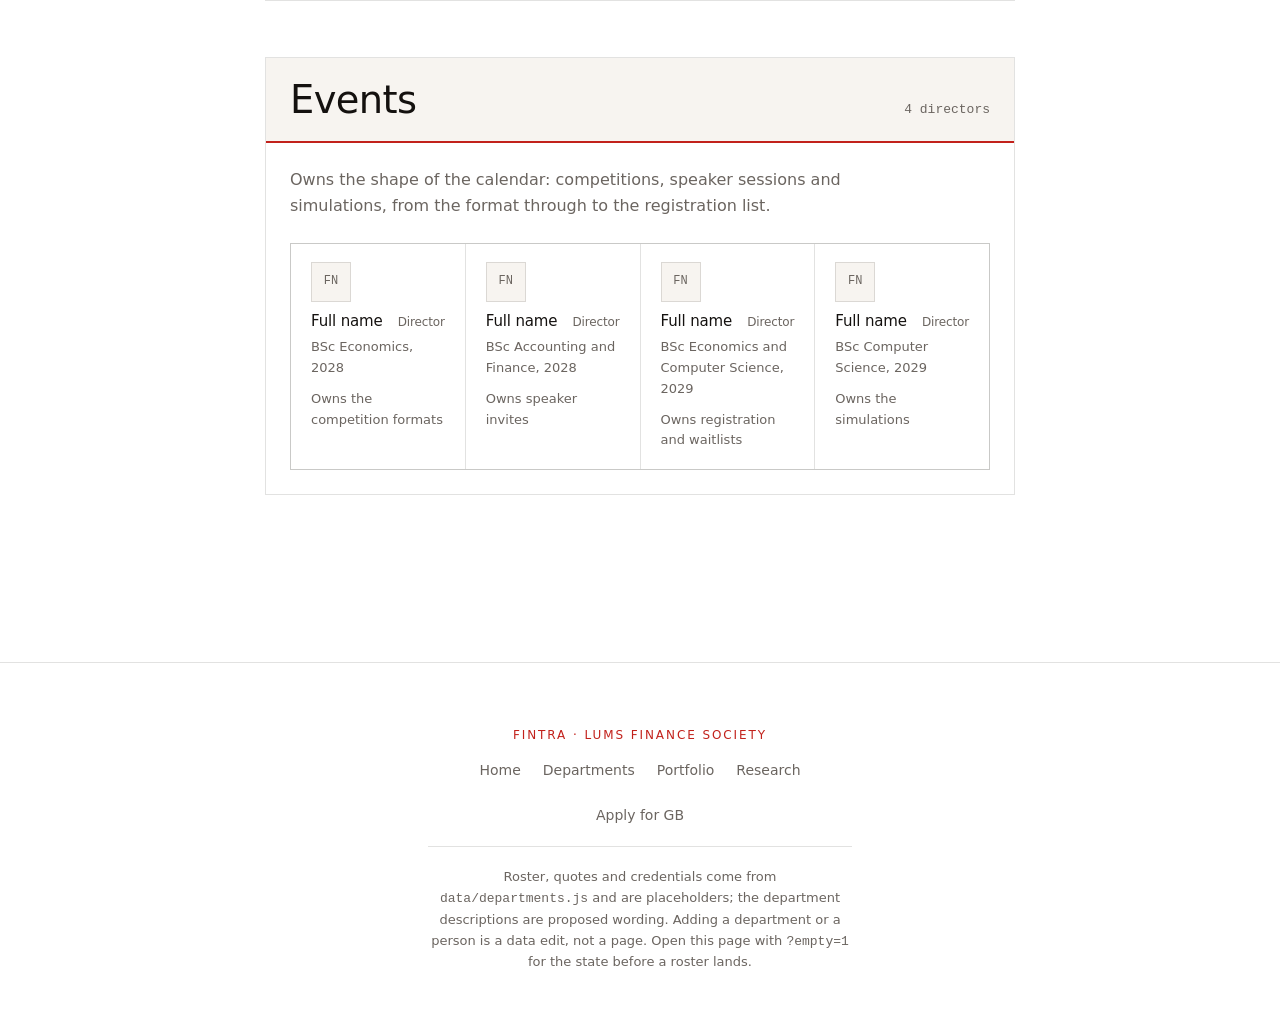
<file: docs/demo/departments.html>
<!doctype html>
<html lang="en">
<head>
<meta charset="utf-8">
<meta name="viewport" content="width=device-width, initial-scale=1">
<title>Departments · FINTRA</title>
<link rel="stylesheet" href="site.css">
<script>document.documentElement.classList.add('js')</script>
</head>
<body>

<a class="skip" href="#main">Skip to content</a>

<header class="site">
  <nav class="wrap">
    <a class="brand" href="index.html">FINTRA</a>
    <a href="departments.html" aria-current="page">Departments</a>
    <a href="portfolio.html">Portfolio</a>
    <a href="research.html">Research</a>
    <a href="apply.html">Apply for GB</a>
  </nav>
</header>

<main id="main">

  <section>
    <div class="wrap">
      <p class="eyebrow rise">Roster, 2026 to 2027</p>
      <h1 class="rise" style="max-width:12ch">Departments</h1>
      <p class="lede rise d1" style="margin-top:22px">What each department owns, and who runs it. Hover a card for the short profile, or open it for the full one.</p>
    </div>
  </section>

  <section>
    <div class="wrap" id="roster">
      <noscript>
        <p class="prose">This roster is built from a data file, so it needs JavaScript. The rest of the site reads without it.</p>
      </noscript>
    </div>
  </section>

</main>

<footer>
  <div class="wrap">
    <p class="eyebrow">FINTRA · LUMS Finance Society</p>
    <nav class="foot__row">
      <a href="index.html">Home</a>
      <a href="departments.html">Departments</a>
      <a href="portfolio.html">Portfolio</a>
      <a href="research.html">Research</a>
      <a href="apply.html">Apply for GB</a>
    </nav>
    <p class="foot__note">Roster, quotes and credentials come from <span class="mono">data/departments.js</span> and are placeholders; the department descriptions are proposed wording. Adding a department or a person is a data edit, not a page. Open this page with <span class="mono">?empty=1</span> for the state before a roster lands.</p>
  </div>
</footer>

<script src="data/departments.js"></script>
<script src="render-departments.js"></script>
<script src="site.js"></script>
</body>
</html>
</file>
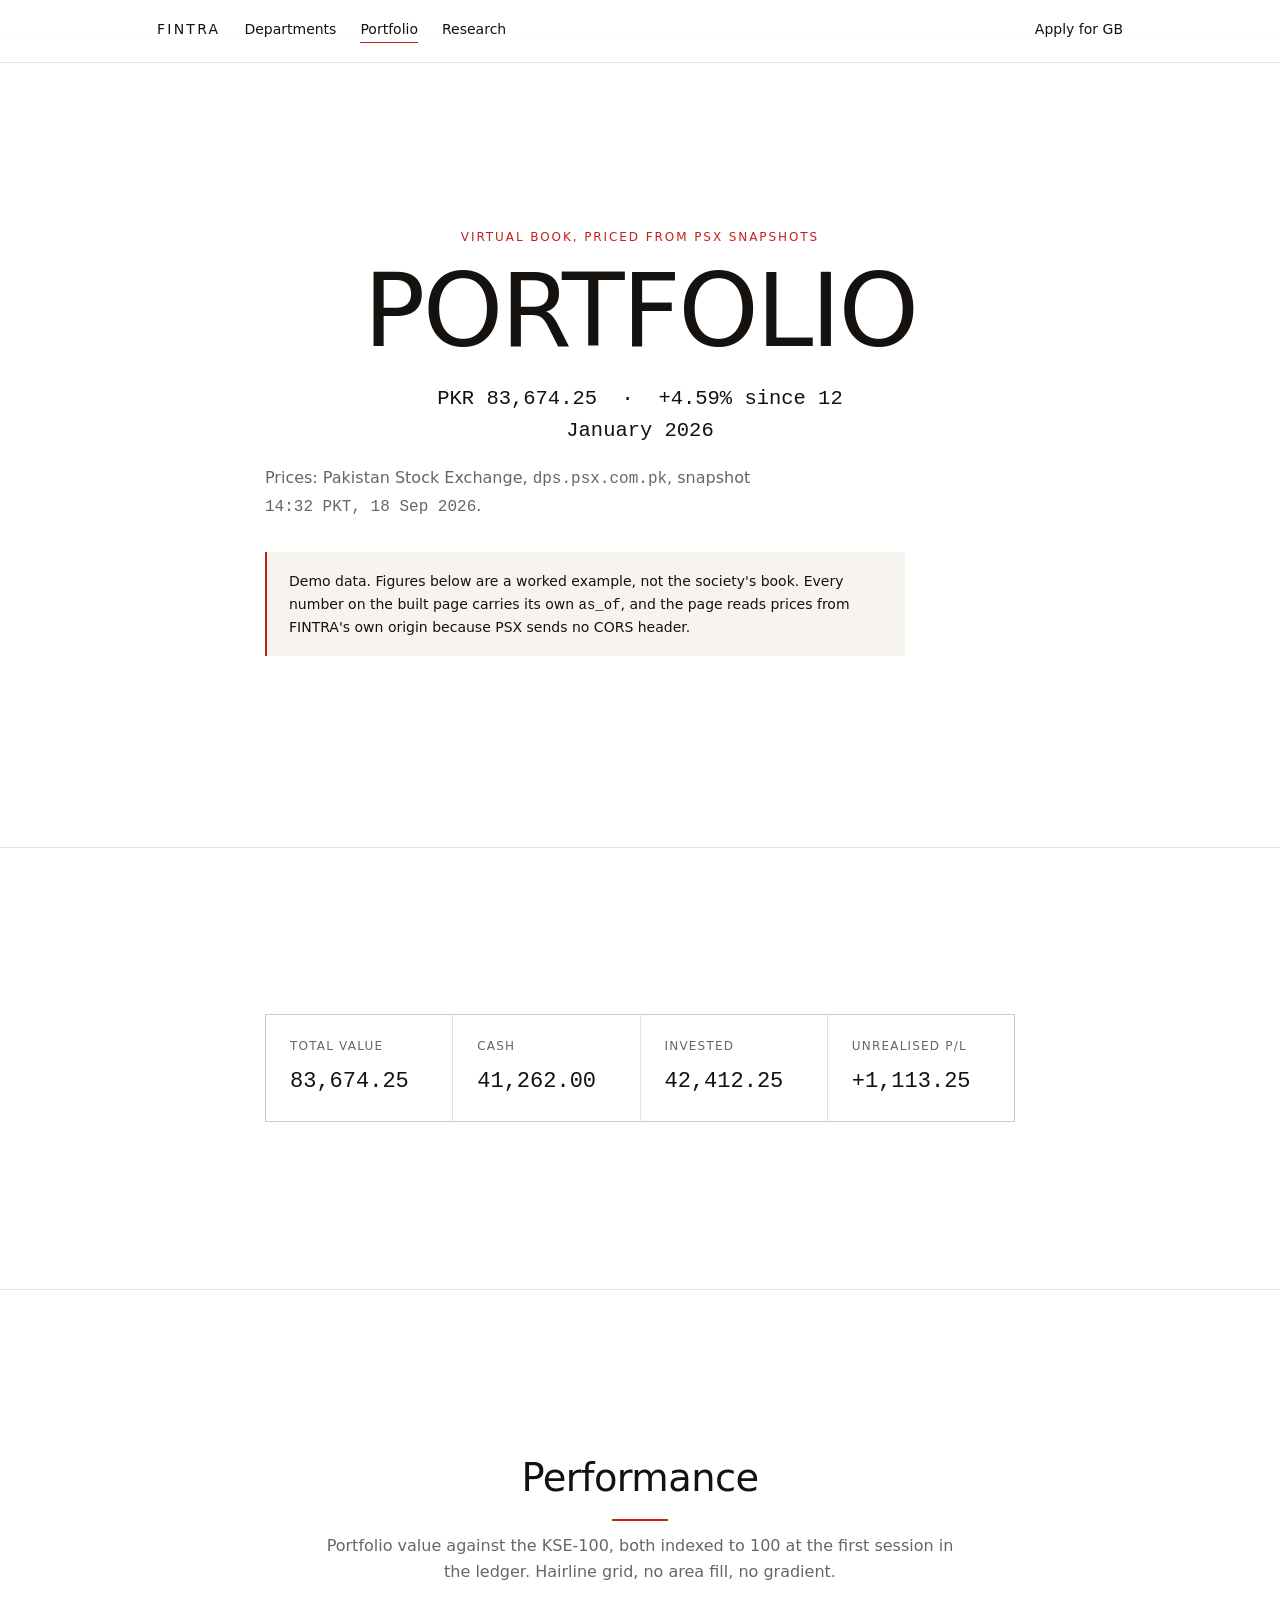
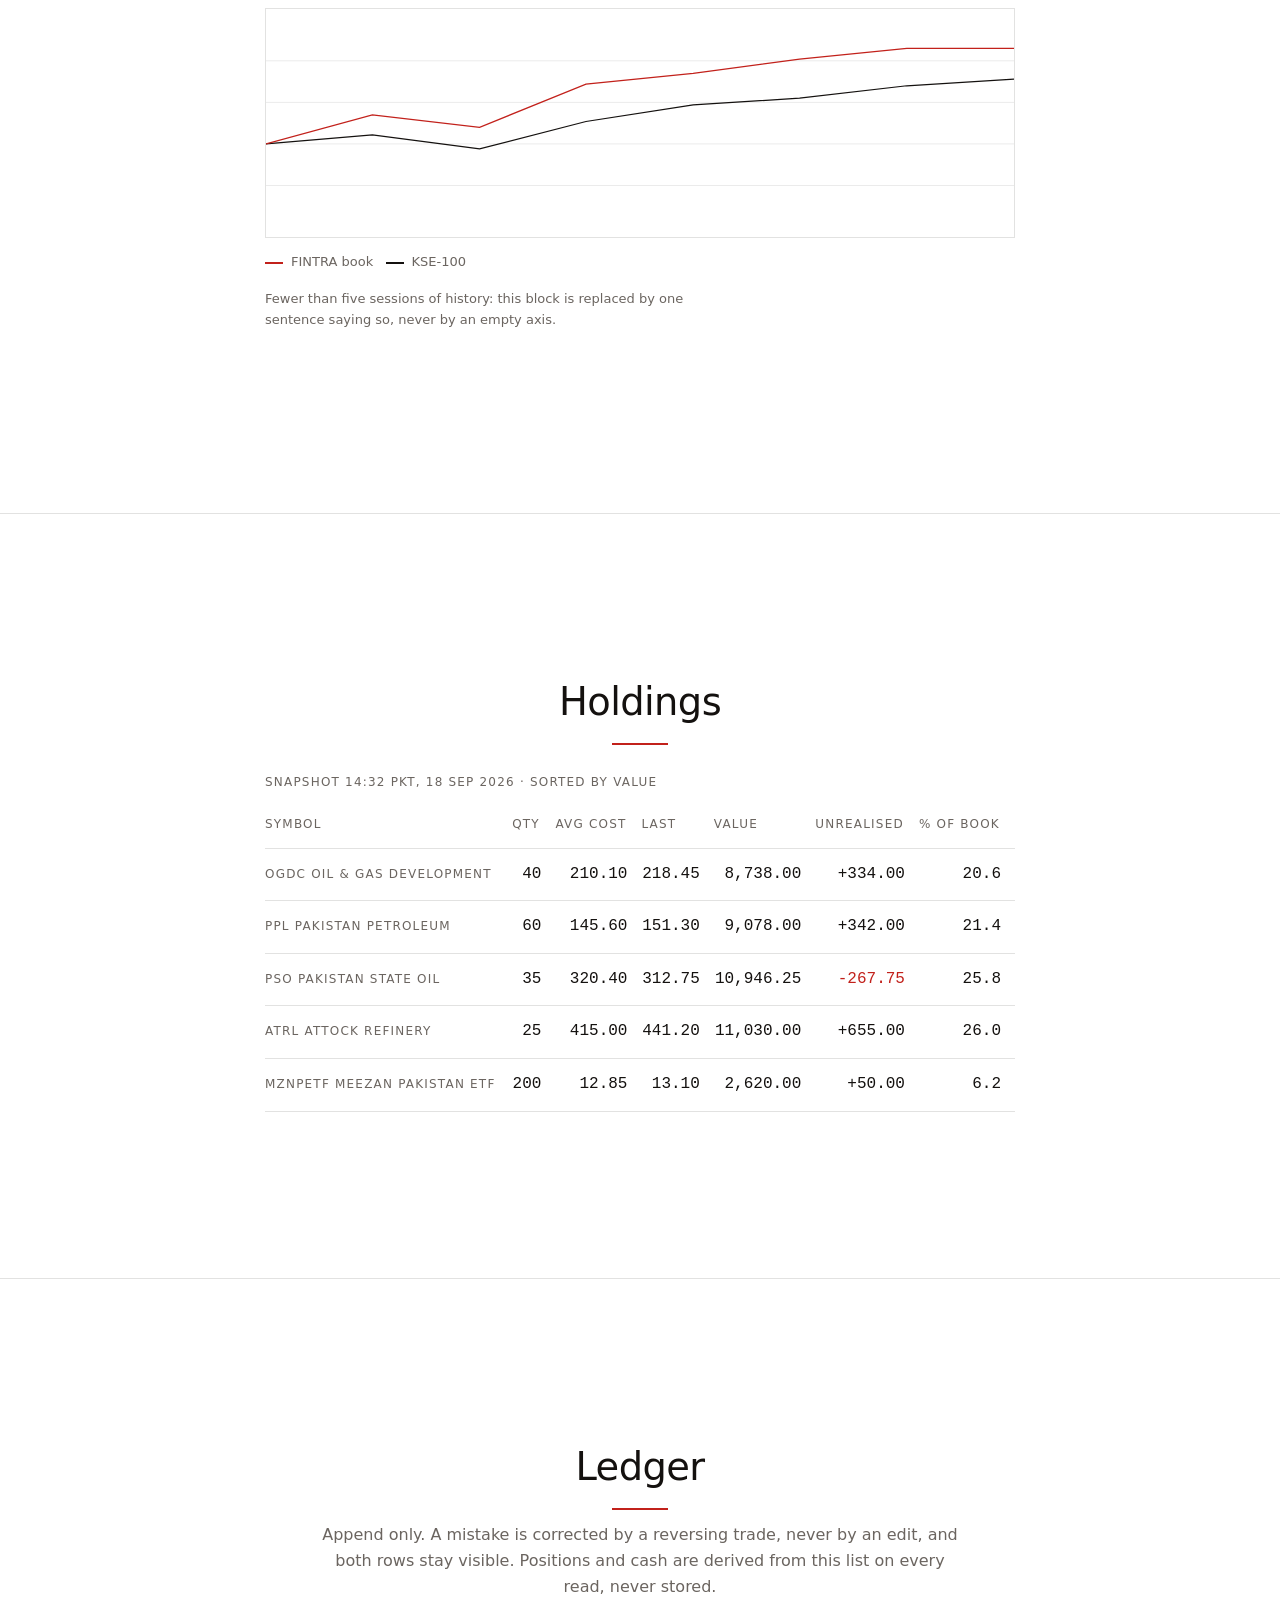
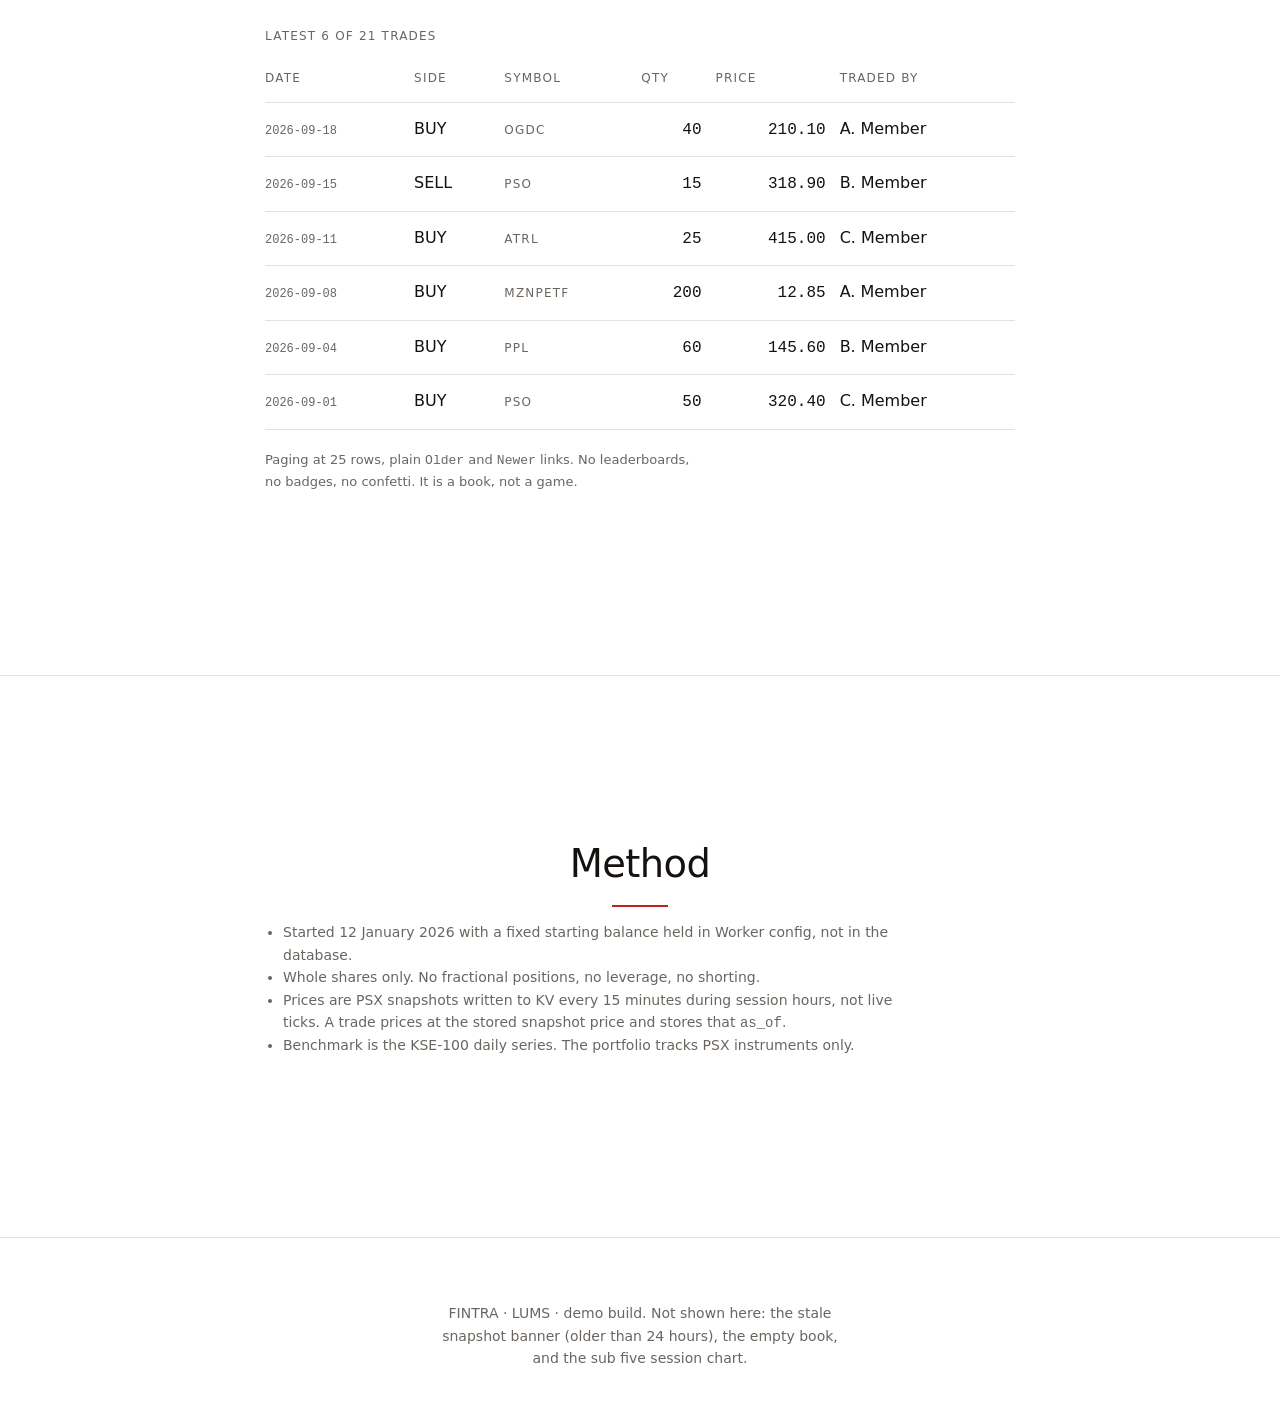
<file: docs/demo/portfolio.html>
<!doctype html>
<html lang="en">
<head>
<meta charset="utf-8">
<meta name="viewport" content="width=device-width, initial-scale=1">
<title>Portfolio · FINTRA</title>
<link rel="stylesheet" href="site.css">
<script>document.documentElement.classList.add('js')</script>
</head>
<body>

<a class="skip" href="#main">Skip to content</a>

<header class="site">
  <nav class="wrap">
    <a class="brand" href="index.html">FINTRA</a>
    <a href="departments.html">Departments</a>
    <a href="portfolio.html" aria-current="page">Portfolio</a>
    <a href="research.html">Research</a>
    <a href="apply.html">Apply for GB</a>
  </nav>
</header>

<main id="main">

  <section>
    <div class="wrap">
      <p class="eyebrow rise">Virtual book, priced from PSX snapshots</p>
      <h1 class="rise" style="max-width:10ch">Portfolio</h1>
      <p class="lede mono rise d1" style="margin-top:24px">PKR 83,674.25 &nbsp;·&nbsp; <span class="up">+4.59%</span> since 12 January 2026</p>
      <p class="rise d2" style="margin-top:18px">Prices: Pakistan Stock Exchange, <span class="mono">dps.psx.com.pk</span>, snapshot <span class="mono">14:32 PKT, 18 Sep 2026</span>.</p>
      <p class="notice rise d3" style="margin-top:32px">Demo data. Figures below are a worked example, not the society's book. Every number on the built page carries its own <span class="mono">as_of</span>, and the page reads prices from FINTRA's own origin because PSX sends no CORS header.</p>
    </div>
  </section>

  <section>
    <div class="wrap">
      <dl class="kpi rise">
        <div><dt>Total value</dt><dd>83,674.25</dd></div>
        <div><dt>Cash</dt><dd>41,262.00</dd></div>
        <div><dt>Invested</dt><dd>42,412.25</dd></div>
        <div><dt>Unrealised P/L</dt><dd class="up">+1,113.25</dd></div>
      </dl>
    </div>
  </section>

  <section>
    <div class="wrap">
      <h2 class="rise">Performance</h2>
      <p class="prose rise d1">Portfolio value against the KSE-100, both indexed to 100 at the first session in the ledger. Hairline grid, no area fill, no gradient.</p>
      <figure class="chart rise d2" style="margin:24px 0 0">
        <svg viewBox="0 0 900 220" width="100%" height="220" role="img"
             aria-label="Portfolio value and KSE-100, both indexed to 100 at the first session over eight sessions. Sample data.">
          <line x1="0" y1="40" x2="900" y2="40" stroke="#14110F1A"/>
          <line x1="0" y1="90" x2="900" y2="90" stroke="#14110F1A"/>
          <line x1="0" y1="140" x2="900" y2="140" stroke="#14110F1A"/>
          <line x1="0" y1="190" x2="900" y2="190" stroke="#14110F1A"/>
          <polyline fill="none" stroke="#14110F" stroke-width="1.5"
                    points="0,140 128,129 257,146 385,113 514,93 642,85 771,70 900,62"/>
          <polyline fill="none" stroke="#C2211B" stroke-width="1.5"
                    points="0,140 128,105 257,120 385,68 514,55 642,38 771,25 900,25"/>
        </svg>
      </figure>
      <p class="rise d3" style="margin-top:14px;font-size:13px">
        <span style="display:inline-block;width:18px;height:2px;background:#C2211B;vertical-align:middle;margin-right:8px"></span>FINTRA book
        &nbsp;&nbsp;<span style="display:inline-block;width:18px;height:2px;background:#14110F;vertical-align:middle;margin-right:8px"></span>KSE-100
      </p>
      <p class="rise d3" style="font-size:13px;color:var(--muted)">Fewer than five sessions of history: this block is replaced by one sentence saying so, never by an empty axis.</p>
    </div>
  </section>

  <section>
    <div class="wrap">
      <h2 class="rise">Holdings</h2>
      <table class="tbl rise d1">
        <caption>Snapshot 14:32 PKT, 18 Sep 2026 · sorted by value</caption>
        <thead>
          <tr><th scope="col">Symbol</th><th scope="col">Qty</th><th scope="col">Avg cost</th><th scope="col">Last</th>
              <th scope="col" class="num">Value</th><th scope="col" class="num">Unrealised</th><th scope="col" class="num">% of book</th></tr>
        </thead>
        <tbody>
          <tr><th scope="row">OGDC <span style="color:var(--muted);font-weight:400">Oil &amp; Gas Development</span></th>
              <td class="num">40</td><td class="num">210.10</td><td class="num">218.45</td>
              <td class="num">8,738.00</td><td class="num up">+334.00</td><td class="num">20.6</td></tr>
          <tr><th scope="row">PPL <span style="color:var(--muted);font-weight:400">Pakistan Petroleum</span></th>
              <td class="num">60</td><td class="num">145.60</td><td class="num">151.30</td>
              <td class="num">9,078.00</td><td class="num up">+342.00</td><td class="num">21.4</td></tr>
          <tr><th scope="row">PSO <span style="color:var(--muted);font-weight:400">Pakistan State Oil</span></th>
              <td class="num">35</td><td class="num">320.40</td><td class="num">312.75</td>
              <td class="num">10,946.25</td><td class="num down">-267.75</td><td class="num">25.8</td></tr>
          <tr><th scope="row">ATRL <span style="color:var(--muted);font-weight:400">Attock Refinery</span></th>
              <td class="num">25</td><td class="num">415.00</td><td class="num">441.20</td>
              <td class="num">11,030.00</td><td class="num up">+655.00</td><td class="num">26.0</td></tr>
          <tr><th scope="row">MZNPETF <span style="color:var(--muted);font-weight:400">Meezan Pakistan ETF</span></th>
              <td class="num">200</td><td class="num">12.85</td><td class="num">13.10</td>
              <td class="num">2,620.00</td><td class="num up">+50.00</td><td class="num">6.2</td></tr>
        </tbody>
      </table>
    </div>
  </section>

  <section>
    <div class="wrap">
      <h2 class="rise">Ledger</h2>
      <p class="prose rise d1">Append only. A mistake is corrected by a reversing trade, never by an edit, and both rows stay visible. Positions and cash are derived from this list on every read, never stored.</p>
      <table class="tbl rise d2">
        <caption>Latest 6 of 21 trades</caption>
        <thead>
          <tr><th scope="col">Date</th><th scope="col">Side</th><th scope="col">Symbol</th><th scope="col" class="num">Qty</th>
              <th scope="col" class="num">Price</th><th scope="col">Traded by</th></tr>
        </thead>
        <tbody>
          <tr><td class="d">2026-09-18</td><td>BUY</td><th scope="row">OGDC</th><td class="num">40</td><td class="num">210.10</td><td>A. Member</td></tr>
          <tr><td class="d">2026-09-15</td><td>SELL</td><th scope="row">PSO</th><td class="num">15</td><td class="num">318.90</td><td>B. Member</td></tr>
          <tr><td class="d">2026-09-11</td><td>BUY</td><th scope="row">ATRL</th><td class="num">25</td><td class="num">415.00</td><td>C. Member</td></tr>
          <tr><td class="d">2026-09-08</td><td>BUY</td><th scope="row">MZNPETF</th><td class="num">200</td><td class="num">12.85</td><td>A. Member</td></tr>
          <tr><td class="d">2026-09-04</td><td>BUY</td><th scope="row">PPL</th><td class="num">60</td><td class="num">145.60</td><td>B. Member</td></tr>
          <tr><td class="d">2026-09-01</td><td>BUY</td><th scope="row">PSO</th><td class="num">50</td><td class="num">320.40</td><td>C. Member</td></tr>
        </tbody>
      </table>
      <p class="rise" style="margin-top:20px;font-size:13px">Paging at 25 rows, plain <span class="mono">Older</span> and <span class="mono">Newer</span> links. No leaderboards, no badges, no confetti. It is a book, not a game.</p>
    </div>
  </section>

  <section>
    <div class="wrap">
      <h2 class="rise">Method</h2>
      <ul class="notes">
        <li>Started 12 January 2026 with a fixed starting balance held in Worker config, not in the database.</li>
        <li>Whole shares only. No fractional positions, no leverage, no shorting.</li>
        <li>Prices are PSX snapshots written to KV every 15 minutes during session hours, not live ticks. A trade prices at the stored snapshot price and stores that <span class="mono">as_of</span>.</li>
        <li>Benchmark is the KSE-100 daily series. The portfolio tracks PSX instruments only.</li>
      </ul>
    </div>
  </section>

</main>

<footer>
  <div class="wrap">FINTRA · LUMS · demo build. Not shown here: the stale snapshot banner (older than 24 hours), the empty book, and the sub five session chart.</div>
</footer>

<script src="site.js"></script>
</body>
</html>
</file>
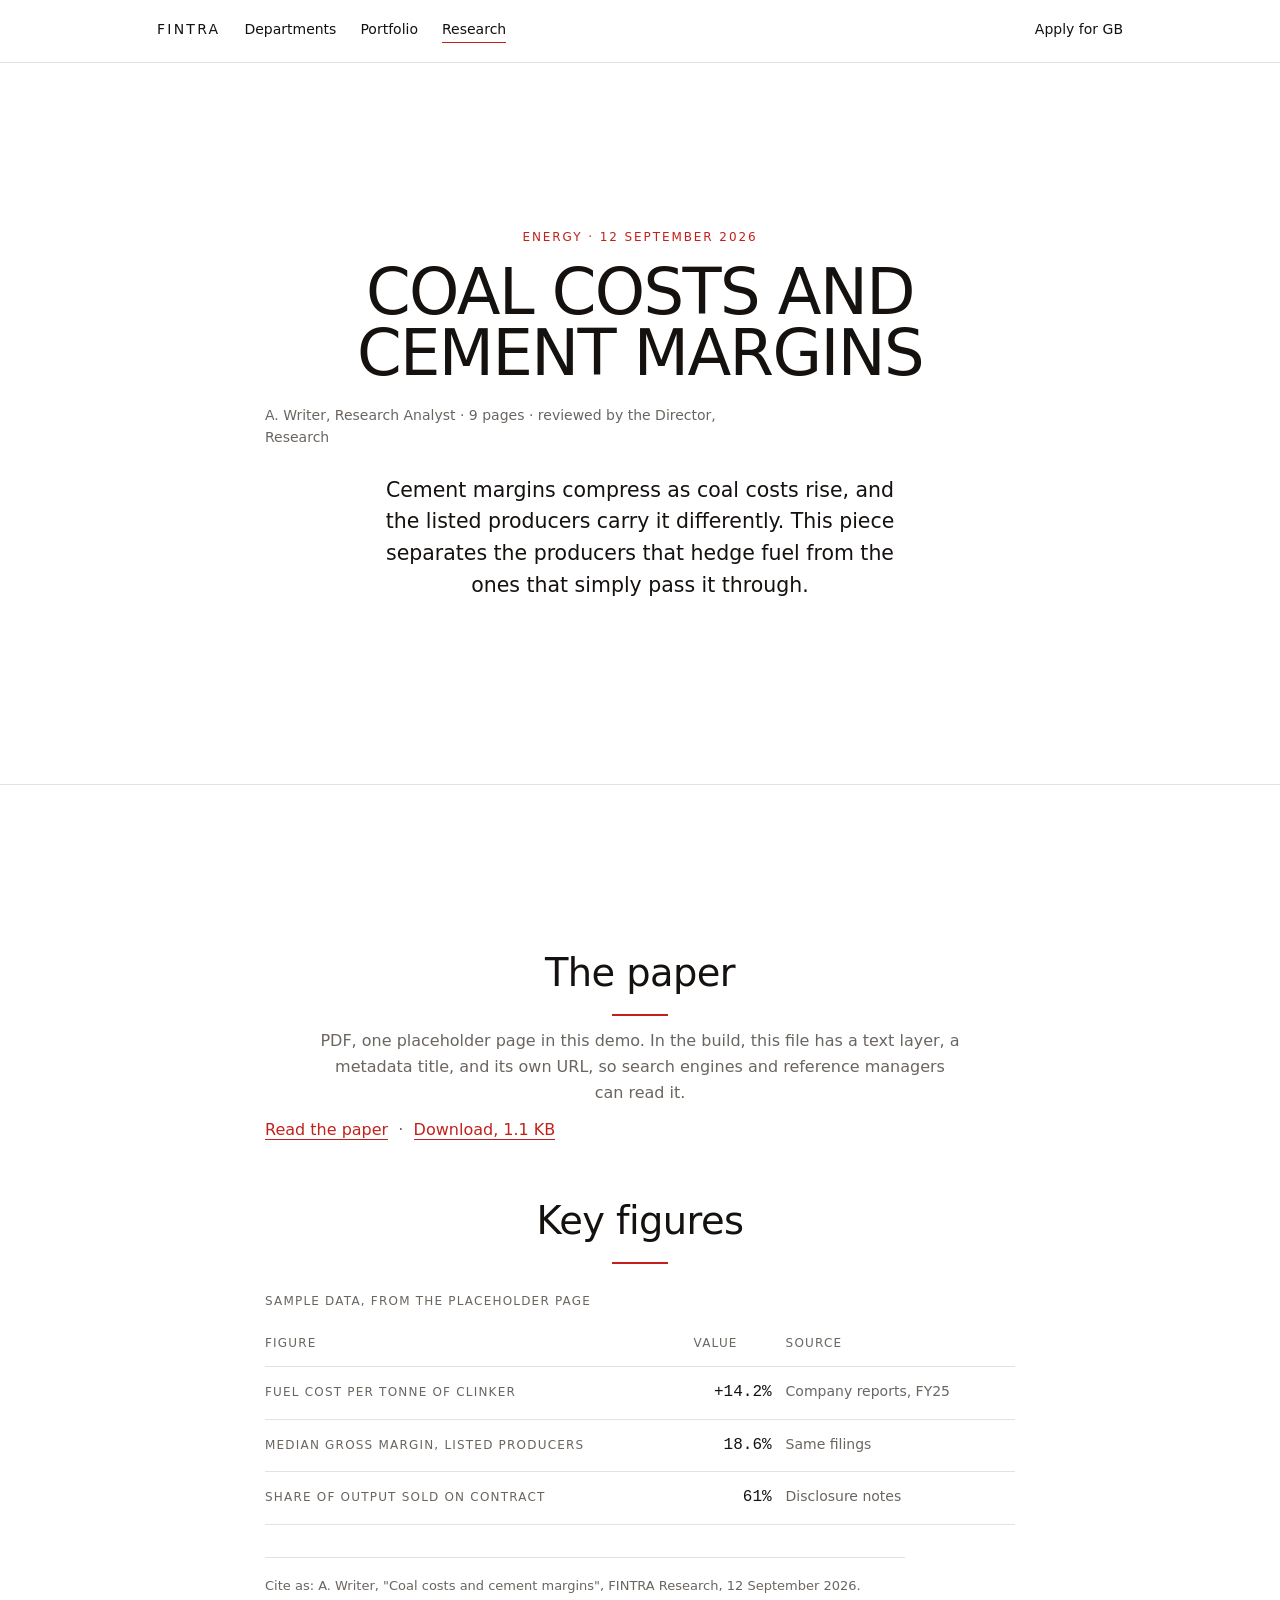
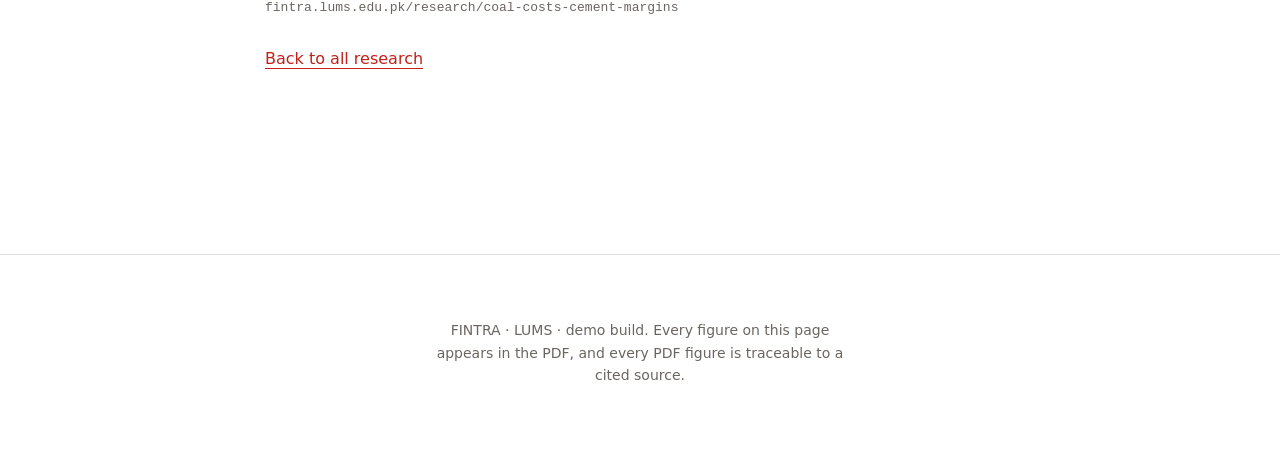
<file: docs/demo/post.html>
<!doctype html>
<html lang="en">
<head>
<meta charset="utf-8">
<meta name="viewport" content="width=device-width, initial-scale=1">
<title>Coal costs and cement margins · FINTRA Research</title>
<link rel="stylesheet" href="site.css">
<script>document.documentElement.classList.add('js')</script>
</head>
<body>

<a class="skip" href="#main">Skip to content</a>

<header class="site">
  <nav class="wrap">
    <a class="brand" href="index.html">FINTRA</a>
    <a href="departments.html">Departments</a>
    <a href="portfolio.html">Portfolio</a>
    <a href="research.html" aria-current="page">Research</a>
    <a href="apply.html">Apply for GB</a>
  </nav>
</header>

<main id="main">

  <section>
    <div class="wrap">
      <p class="eyebrow rise">Energy · 12 September 2026</p>
      <h1 class="rise" style="max-width:20ch;font-size:clamp(30px,5vw,64px)">Coal costs and cement margins</h1>
      <p class="rise d1" style="margin-top:20px;color:var(--muted);font-size:14px">
        A. Writer, Research Analyst · 9 pages · reviewed by the Director, Research
      </p>
      <p class="lede prose rise d2" style="margin-top:26px">Cement margins compress as coal costs rise, and the listed producers carry it differently. This piece separates the producers that hedge fuel from the ones that simply pass it through.</p>
    </div>
  </section>

  <section>
    <div class="wrap">
      <h2 class="rise">The paper</h2>
      <p class="prose rise d1" style="margin-bottom:12px">PDF, one placeholder page in this demo. In the build, this file has a text layer, a metadata title, and its own URL, so search engines and reference managers can read it.</p>
      <p class="rise d2">
        <a href="sample.pdf" target="_blank" rel="noopener">Read the paper</a>
        &nbsp;·&nbsp;
        <a href="sample.pdf" download>Download, 1.1 KB</a>
      </p>

      <h2 class="rise" style="margin-top:56px">Key figures</h2>
      <table class="tbl rise d1">
        <caption>Sample data, from the placeholder page</caption>
        <thead>
          <tr><th scope="col">Figure</th><th scope="col" class="num">Value</th><th scope="col">Source</th></tr>
        </thead>
        <tbody>
          <tr><th scope="row">Fuel cost per tonne of clinker</th><td class="num">+14.2%</td><td style="color:var(--muted);font-size:14px">Company reports, FY25</td></tr>
          <tr><th scope="row">Median gross margin, listed producers</th><td class="num">18.6%</td><td style="color:var(--muted);font-size:14px">Same filings</td></tr>
          <tr><th scope="row">Share of output sold on contract</th><td class="num">61%</td><td style="color:var(--muted);font-size:14px">Disclosure notes</td></tr>
        </tbody>
      </table>

      <p class="cite rise d2">Cite as: A. Writer, "Coal costs and cement margins", FINTRA Research, 12 September 2026. <span class="mono">fintra.lums.edu.pk/research/coal-costs-cement-margins</span></p>

      <p class="rise d3" style="margin-top:28px"><a href="research.html">Back to all research</a></p>
    </div>
  </section>

</main>

<footer>
  <div class="wrap">FINTRA · LUMS · demo build. Every figure on this page appears in the PDF, and every PDF figure is traceable to a cited source.</div>
</footer>

<script src="site.js"></script>
</body>
</html>
</file>
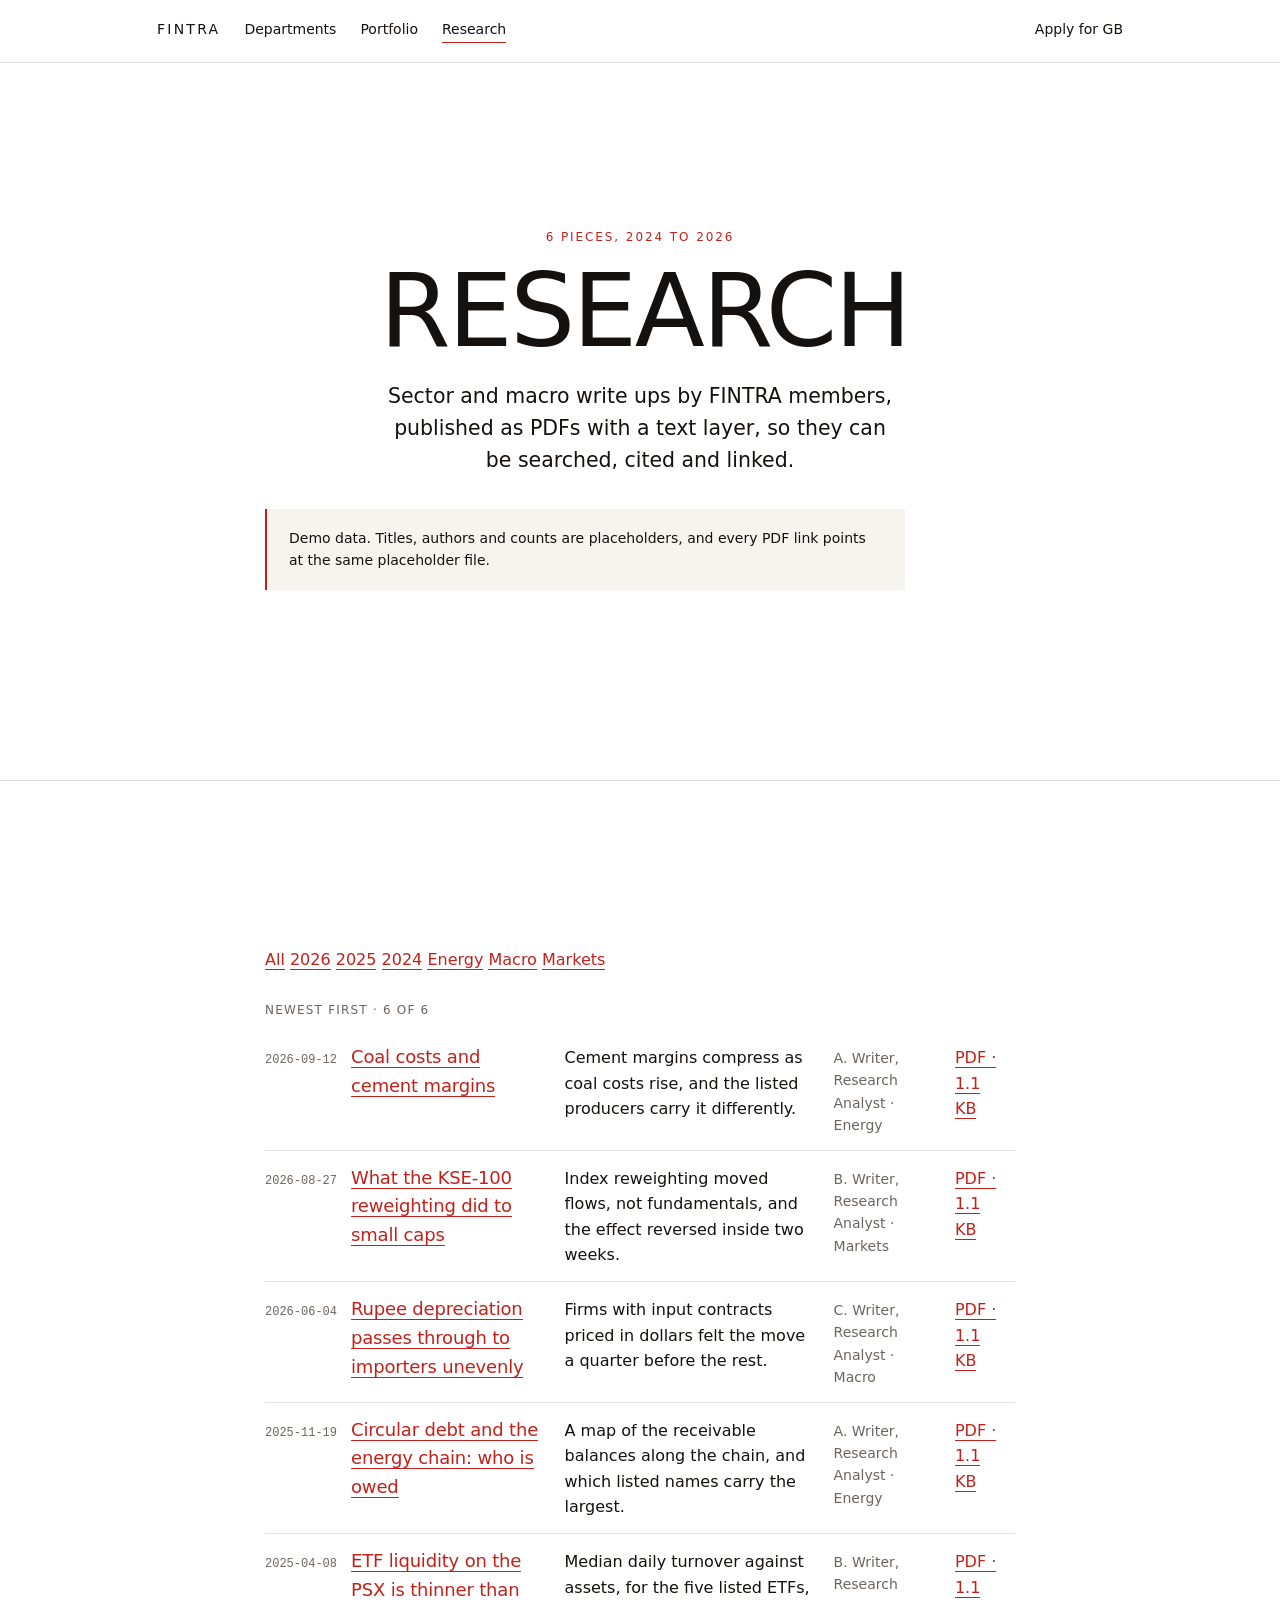
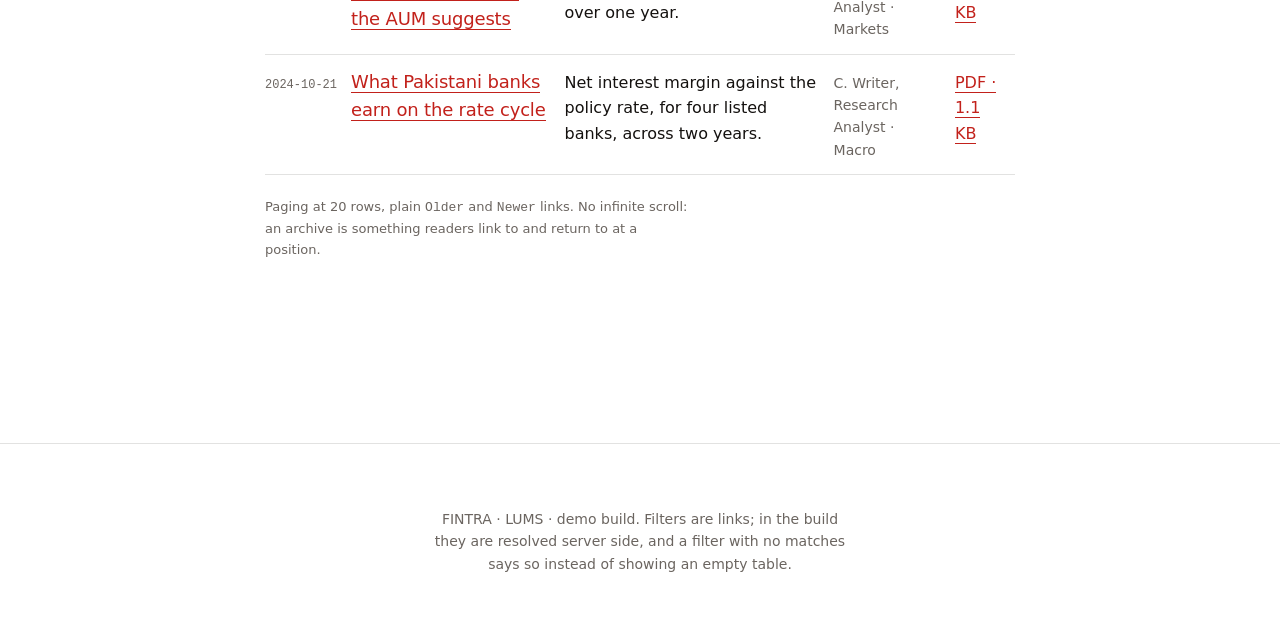
<file: docs/demo/research.html>
<!doctype html>
<html lang="en">
<head>
<meta charset="utf-8">
<meta name="viewport" content="width=device-width, initial-scale=1">
<title>Research · FINTRA</title>
<link rel="stylesheet" href="site.css">
<script>document.documentElement.classList.add('js')</script>
</head>
<body>

<a class="skip" href="#main">Skip to content</a>

<header class="site">
  <nav class="wrap">
    <a class="brand" href="index.html">FINTRA</a>
    <a href="departments.html">Departments</a>
    <a href="portfolio.html">Portfolio</a>
    <a href="research.html" aria-current="page">Research</a>
    <a href="apply.html">Apply for GB</a>
  </nav>
</header>

<main id="main">

  <section>
    <div class="wrap">
      <p class="eyebrow rise">6 pieces, 2024 to 2026</p>
      <h1 class="rise" style="max-width:8ch">Research</h1>
      <p class="lede rise d1" style="margin-top:22px">Sector and macro write ups by FINTRA members, published as PDFs with a text layer, so they can be searched, cited and linked.</p>
      <p class="notice rise d2" style="margin-top:32px">Demo data. Titles, authors and counts are placeholders, and every PDF link points at the same placeholder file.</p>
    </div>
  </section>

  <section>
    <div class="wrap">
      <nav class="filters rise" aria-label="Filter pieces">
        <a href="research.html" aria-current="true">All</a>
        <a href="?year=2026">2026</a>
        <a href="?year=2025">2025</a>
        <a href="?year=2024">2024</a>
        <a href="?topic=energy">Energy</a>
        <a href="?topic=macro">Macro</a>
        <a href="?topic=markets">Markets</a>
      </nav>

      <table class="tbl rise d1">
        <caption>Newest first · 6 of 6</caption>
        <tbody>
          <tr>
            <td class="d">2026-09-12</td>
            <th scope="row" style="font-size:18px;text-transform:none;letter-spacing:-.01em">
              <a href="post.html">Coal costs and cement margins</a></th>
            <td>Cement margins compress as coal costs rise, and the listed producers carry it differently.</td>
            <td style="color:var(--muted);font-size:14px">A. Writer, Research Analyst · Energy</td>
            <td><a href="sample.pdf" target="_blank" rel="noopener">PDF · 1.1 KB</a></td>
          </tr>
          <tr>
            <td class="d">2026-08-27</td>
            <th scope="row" style="font-size:18px;text-transform:none;letter-spacing:-.01em">
              <a href="post.html">What the KSE-100 reweighting did to small caps</a></th>
            <td>Index reweighting moved flows, not fundamentals, and the effect reversed inside two weeks.</td>
            <td style="color:var(--muted);font-size:14px">B. Writer, Research Analyst · Markets</td>
            <td><a href="sample.pdf" target="_blank" rel="noopener">PDF · 1.1 KB</a></td>
          </tr>
          <tr>
            <td class="d">2026-06-04</td>
            <th scope="row" style="font-size:18px;text-transform:none;letter-spacing:-.01em">
              <a href="post.html">Rupee depreciation passes through to importers unevenly</a></th>
            <td>Firms with input contracts priced in dollars felt the move a quarter before the rest.</td>
            <td style="color:var(--muted);font-size:14px">C. Writer, Research Analyst · Macro</td>
            <td><a href="sample.pdf" target="_blank" rel="noopener">PDF · 1.1 KB</a></td>
          </tr>
          <tr>
            <td class="d">2025-11-19</td>
            <th scope="row" style="font-size:18px;text-transform:none;letter-spacing:-.01em">
              <a href="post.html">Circular debt and the energy chain: who is owed</a></th>
            <td>A map of the receivable balances along the chain, and which listed names carry the largest.</td>
            <td style="color:var(--muted);font-size:14px">A. Writer, Research Analyst · Energy</td>
            <td><a href="sample.pdf" target="_blank" rel="noopener">PDF · 1.1 KB</a></td>
          </tr>
          <tr>
            <td class="d">2025-04-08</td>
            <th scope="row" style="font-size:18px;text-transform:none;letter-spacing:-.01em">
              <a href="post.html">ETF liquidity on the PSX is thinner than the AUM suggests</a></th>
            <td>Median daily turnover against assets, for the five listed ETFs, over one year.</td>
            <td style="color:var(--muted);font-size:14px">B. Writer, Research Analyst · Markets</td>
            <td><a href="sample.pdf" target="_blank" rel="noopener">PDF · 1.1 KB</a></td>
          </tr>
          <tr>
            <td class="d">2024-10-21</td>
            <th scope="row" style="font-size:18px;text-transform:none;letter-spacing:-.01em">
              <a href="post.html">What Pakistani banks earn on the rate cycle</a></th>
            <td>Net interest margin against the policy rate, for four listed banks, across two years.</td>
            <td style="color:var(--muted);font-size:14px">C. Writer, Research Analyst · Macro</td>
            <td><a href="sample.pdf" target="_blank" rel="noopener">PDF · 1.1 KB</a></td>
          </tr>
        </tbody>
      </table>

      <p class="rise" style="margin-top:22px;font-size:13px">Paging at 20 rows, plain <span class="mono">Older</span> and <span class="mono">Newer</span> links. No infinite scroll: an archive is something readers link to and return to at a position.</p>
    </div>
  </section>

</main>

<footer>
  <div class="wrap">FINTRA · LUMS · demo build. Filters are links; in the build they are resolved server side, and a filter with no matches says so instead of showing an empty table.</div>
</footer>

<script src="site.js"></script>
</body>
</html>
</file>
<file: docs/demo/site.css>
/* site.css: shared shell for the FINTRA demo pages.
   Tokens and rules are the contract in 01-DESIGN-SYSTEM.md. Change them there first.

   Two colours, and nothing else: paper (a neutral, so it does not count toward the palette)
   and one red. FINTRA's red is sampled from the society logo: the deep reds in it average
   #C02B20, and the cleanest samples run to #D81C0C. --red is #C2211B, the midpoint, which
   holds 5.7:1 on paper for links and labels.

   Why the clip is grayscale and multiplied: a colour clip on a paper page would put a third
   and fourth colour on screen and break the palette. Desaturating it and multiplying it into
   the paper leaves a grey moving texture carrying the same ink as the text, so red stays the
   only colour on the page. That is the whole reason for both lines.

   Type: the system stack, no web font. The identity here is the composition and the red rule,
   not a licence, and a local stack paints with no network request. */

:root{
  /* neutral base, does not count toward the two colour palette */
  --field:#FFFFFF;          /* page */
  --band:#F7F4F0;           /* alternating band, a warm neutral */
  --ink:#14110F;
  --muted:#6B6560;          /* 5.4:1 on paper */
  --line:rgba(20,17,15,.12);        /* decorative division only */
  --line-strong:#8A8480;    /* 3.7:1: input and button boundaries, where the edge carries meaning */

  /* the one colour */
  --red:#C2211B;            /* 5.7:1 on paper */
  --red-ink:#FFFFFF;

  --gutter:clamp(24px,8.5vw,108px); --col:966px; --prose:640px;
  --pad:clamp(96px,13vw,180px);   /* the negative space is the layout: more of it than feels necessary */
  --mono:ui-monospace,"Cascadia Mono",Consolas,monospace;
  --up:var(--ink);          /* gains in ink, losses in red: two colours, and the finance convention */
  --down:var(--red);
}
*,*::before,*::after{box-sizing:border-box}
body{margin:0;background:var(--field);color:var(--ink);
     font:16px/1.6 Inter,system-ui,-apple-system,"Segoe UI",sans-serif;-webkit-font-smoothing:antialiased}

/* the clip: fixed for the whole document on the home page only, never in the flow */
.bg{position:fixed;inset:0;z-index:0;overflow:hidden;background:var(--field)}
.bg video{width:100%;height:100%;object-fit:cover;display:block;opacity:.5;
  mix-blend-mode:multiply;filter:grayscale(1) contrast(1.05)}

main{position:relative;z-index:1;padding-top:var(--hdr,0px)}
section{padding:var(--pad) 0;border-top:1px solid var(--line);background:rgba(255,255,255,.92)}
section.band{background:transparent;border-top:0}
/* the hero wash. Measured, not guessed: at .62 the darkest 1 percent of the hero backdrop sat at
   rgb(221,221,221), which leaves the muted body text at 4.23:1. At .72 that floor is rgb(230,230,230)
   and muted clears 4.5:1 while the clip still shows through at roughly a fifth of its strength. */
section.hero{border-top:0;background:rgba(255,255,255,.72)}
section.hero{min-height:calc(100vh - var(--hdr,0px));display:grid;align-content:center;padding:0}
.wrap{max-width:var(--col);margin:0 auto;padding:0 var(--gutter)}
.prose{max-width:var(--prose)}

h1{margin:0;font-size:clamp(40px,8vw,104px);line-height:.95;letter-spacing:-.025em;font-weight:500;
   max-width:16ch;text-transform:uppercase}
h2{margin:0 0 12px;font-size:clamp(24px,3vw,40px);line-height:1.12;letter-spacing:-.015em;font-weight:500}
h3{margin:0 0 6px;font-size:18px;line-height:1.3;letter-spacing:-.01em;font-weight:500}
p{margin:0 0 16px;max-width:52ch;color:var(--muted)}
.lede{font-size:clamp(18px,1.6vw,21px);line-height:1.55;color:var(--ink);max-width:40ch}
.eyebrow{margin:0 0 16px;font-size:12px;line-height:1.4;letter-spacing:.16em;text-transform:uppercase;color:var(--red)}
a{color:var(--red);text-decoration:none;border-bottom:1px solid currentColor}
h2 a,h3 a{color:inherit;border-bottom:1px solid transparent}
h2 a:hover,h3 a:hover{border-color:currentColor}

/* the identity motif: every section opening is centred, and every centred h2 carries the same
   short red rule under it. One gesture, repeated, so the site reads as one site. */
.wrap > .eyebrow,.wrap > h1,.wrap > h2,.wrap > .lede{text-align:center;margin-inline:auto}
.wrap > h2::after{content:"";display:block;width:56px;height:2px;background:var(--red);margin:20px auto 0}
.wrap > h2 + p{margin-inline:auto;text-align:center;max-width:var(--prose)}

.skip{position:absolute;left:-9999px}
.skip:focus{position:fixed;left:var(--gutter);top:12px;z-index:9;background:var(--field);color:var(--ink);
            padding:10px 14px;border:1px solid var(--line-strong)}

/* header: transparent over the top of the page, solid once content moves under it. */
header.site{position:fixed;left:0;right:0;top:0;z-index:5;background:transparent;border-bottom:1px solid transparent;
  transition:background-color .35s ease,border-color .35s ease}
header.site.solid{background:rgba(255,255,255,.94);border-bottom-color:var(--line)}
/* At the top the bar sits on the clip. Ink links over the paper wash hold 6.9:1 against the
   clip's darkest frame at full strength, the floor no footage can beat. */
header.site:not(.solid){background:linear-gradient(180deg,rgba(255,255,255,.82),rgba(255,255,255,0))}
header.site:not(.solid) nav a,header.site:not(.solid) nav a:last-child{color:var(--ink)}
header.site nav{display:flex;flex-wrap:wrap;gap:24px;align-items:baseline;padding:18px 0}
.brand{font-size:14px;letter-spacing:.16em;text-transform:uppercase;color:var(--ink);border:0}
header.site nav a{font-size:14px;color:var(--muted);border:0;border-bottom:1px solid transparent;padding-bottom:2px}
header.site nav a:hover,header.site nav a[aria-current]{color:var(--ink);border-bottom-color:var(--red)}
header.site nav a:last-child{margin-left:auto;color:var(--red)}
footer{border-top:1px solid var(--line);padding:64px 0;color:var(--muted);font-size:14px}
footer .wrap{text-align:center;max-width:var(--prose)}

/* department cards: white on paper, one hairline, no shadow. The card is not elevated, it is ruled. */
.grid{display:grid;gap:1px;grid-template-columns:repeat(auto-fit,minmax(260px,1fr));margin:32px 0 0;
      background:var(--line);border:1px solid var(--line)}
.card{background:var(--field);border:0;padding:26px 28px;margin:0}
details.card>summary{list-style:none;cursor:pointer;border:0;display:flex;gap:16px;align-items:flex-start}
details.card>summary::-webkit-details-marker{display:none}
.card__top{display:flex;gap:16px;align-items:flex-start}
.card__top>div:last-child{flex:1 1 auto;min-width:0}
.dept{margin-top:56px}
.dept__head{display:flex;justify-content:space-between;align-items:baseline;gap:24px;flex-wrap:wrap;
  padding-bottom:10px;border-bottom:1px solid var(--line)}
.dept__meta{margin:0;font-size:13px;color:var(--muted);font-family:var(--mono)}
.card h3{display:flex;justify-content:space-between;align-items:baseline;gap:14px}
.card__role{font-size:13px;color:var(--muted);white-space:nowrap}
.card__year{margin:2px 0 0;font-size:14px;color:var(--muted)}
.card__remit{margin:10px 0 0;font-size:14px;color:var(--muted);overflow:hidden;text-overflow:ellipsis;white-space:nowrap}
.card__body{margin-top:18px;padding-top:20px;border-top:1px solid var(--line)}
.card__quote{margin:0 0 14px;font-size:19px;line-height:1.45;color:var(--ink)}
.card__creds{margin:0 0 14px;padding-left:18px;font-size:14px;color:var(--muted)}
.card__creds li{margin-bottom:4px}
.tile{flex:0 0 auto;width:56px;height:56px;display:grid;place-items:center;background:var(--band);
      border:1px solid var(--line);font-family:var(--mono);font-size:14px;color:var(--muted)}
/* native disclosure transition where the platform supports it, instant elsewhere */
@supports selector(::details-content){
  .card::details-content{content-visibility:hidden;opacity:0;
    transition:content-visibility .16s allow-discrete,opacity .16s ease-out}
  .card[open]::details-content{content-visibility:visible;opacity:1}
}

/* Departments page: one ruled rectangle per department, holding the description and the directors
   in a single row of compact cards. The header strip carries the same 2px red rule the section
   heads use, which is where the extra colour on this page comes from. */
.dept__box{margin-top:32px;border:1px solid var(--line);background:var(--field)}
.dept__box .dept__head{padding:20px 24px;background:var(--band);border-bottom:2px solid var(--red)}
.dept__box .dept__head h2{margin:0}
.dept__body{padding:24px}
.dept__body > .prose{margin-bottom:0}
.grid--people{grid-template-columns:repeat(auto-fit,minmax(160px,1fr));margin-top:24px}
.grid--people .card{padding:18px 20px}
.grid--people .card__top{flex-direction:column;gap:10px}
.grid--people .tile{width:40px;height:40px;font-size:12px}
.grid--people .card h3{font-size:15px}
.grid--people .card__role{font-size:12px}
.grid--people .card__year,.grid--people .card__remit{font-size:13px}
/* the remit is clipped to one line at full width; in a 174px card that leaves three words, so the
   compact card gets two lines instead of an ellipsis after the first */
.grid--people .card__remit{white-space:normal;display:-webkit-box;-webkit-box-orient:vertical;
  -webkit-line-clamp:2;line-clamp:2}

/* A card opened deliberately (click, Enter or tap) takes the whole row: in a 174px column the
   detail text is 134px wide, which turns one paragraph into a tower. Hover must NOT span, because
   the card moving down a row takes it out from under the pointer and the open/close loop never
   settles. Only one card per department is open, so the row reflows for one figure at a time. */
.grid--people details.card[data-pinned="1"]{grid-column:1/-1}
.grid--people details.card[data-pinned="1"] .card__top{flex-direction:row;align-items:center;gap:16px}
.grid--people details.card[data-pinned="1"] .tile{width:56px;height:56px;font-size:14px}
/* Hover is the peek: the profile and the quote, both clamped, and nothing else. At 174px the full
   body is a 721px tower in a 134px column, so the rest of the profile arrives on the click that
   pins the card, which is also the state that spans the row. Fine pointers only, since hover only
   exists there and a coarse pointer gets everything on the native toggle. */
@media (hover: hover) and (pointer: fine){
  .grid--people details.card:not([data-pinned="1"]) .card__creds,
  .grid--people details.card:not([data-pinned="1"]) .card__jd{display:none}
  .grid--people details.card:not([data-pinned="1"]) .card__profile,
  .grid--people details.card:not([data-pinned="1"]) .card__quote{
    display:-webkit-box;-webkit-box-orient:vertical;overflow:hidden;-webkit-line-clamp:3;line-clamp:3}
  .grid--people details.card:hover{background:var(--band)}
}

/* Departments footer: the wordmark, the page links on one row, then what is still a placeholder. */
.foot__row{display:flex;flex-wrap:wrap;gap:22px;justify-content:center;margin:0 0 20px;padding-bottom:20px;
  border-bottom:1px solid var(--line)}
.foot__row a{font-size:14px;border:0;color:var(--muted)}
.foot__row a:hover{color:var(--ink)}
.foot__note{font-size:13px;margin:0}

.mono{font-family:var(--mono);font-variant-numeric:tabular-nums}
.up,td.up{color:var(--up)} .down,td.down{color:var(--down)}
.kpi{display:grid;gap:1px;grid-template-columns:repeat(auto-fit,minmax(180px,1fr));margin:0;
     background:var(--line);border:1px solid var(--line)}
.kpi div{background:var(--field);padding:22px 24px}
.kpi dt{font-size:12px;letter-spacing:.1em;text-transform:uppercase;color:var(--muted)}
.kpi dd{margin:8px 0 0;font-family:var(--mono);font-variant-numeric:tabular-nums;font-size:22px}
.tape{display:flex;flex-wrap:wrap;gap:1px;margin-top:24px;background:var(--line);border:1px solid var(--line)}
.tape span{background:var(--field);padding:10px 14px;font-family:var(--mono);font-size:13px}
.tape b{font-weight:400;color:var(--muted);margin-right:6px}
table.tbl{width:100%;border-collapse:collapse;margin-top:28px}
table.tbl caption{padding-bottom:10px;text-align:left;font-size:12px;letter-spacing:.1em;
                  text-transform:uppercase;color:var(--muted)}
table.tbl th,table.tbl td{padding:13px 14px 13px 0;text-align:left;vertical-align:baseline;border-bottom:1px solid var(--line)}
table.tbl th{font-size:12px;font-weight:500;letter-spacing:.1em;text-transform:uppercase;color:var(--muted)}
table.tbl td.num{text-align:right;font-family:var(--mono);font-variant-numeric:tabular-nums}
table.tbl td.d{font-family:var(--mono);font-size:12px;color:var(--muted);white-space:nowrap}
table.tbl tbody tr:hover{background:var(--band)}
.chart{margin-top:28px;border:1px solid var(--line);background:var(--field)}
.notice{margin:0 0 24px;padding:18px 22px;border-left:2px solid var(--red);background:var(--band);
        color:var(--ink);font-size:14px;max-width:var(--prose)}
.notice.stale{border-left-color:var(--line-strong)}
.notice h3{font-size:16px;margin-bottom:4px}
.notice p{color:var(--muted);margin:0}
ul.notes{padding-left:18px;font-size:14px;color:var(--muted);max-width:var(--prose)}
.cite{margin-top:32px;padding-top:18px;border-top:1px solid var(--line);font-size:13px;color:var(--muted);max-width:var(--prose)}

/* form */
form{max-width:var(--prose);margin-top:28px}
fieldset{margin:0 0 8px;padding:0;border:0}
legend{padding:0 0 14px;font-size:12px;letter-spacing:.1em;text-transform:uppercase;color:var(--muted)}
.field{margin:0 0 24px}
.field label{display:block;margin-bottom:6px;font-size:14px;color:var(--ink)}
.field .hint,.field .err{margin:6px 0 0;font-size:13px}
.field .hint{color:var(--muted)}
.field .err{color:var(--red)}
.count{float:right;font-family:var(--mono);font-size:12px;color:var(--muted)}
input,select,textarea{width:100%;min-height:44px;padding:11px 12px;font:inherit;color:var(--ink);
  background:var(--field);border:1px solid var(--line-strong);border-radius:2px}
textarea{min-height:120px;resize:vertical}
.field.invalid input,.field.invalid select,.field.invalid textarea{border-color:var(--red)}
.inline{display:flex;gap:10px;align-items:flex-start}
.inline input{width:auto;min-height:0;margin-top:4px}
button{min-height:44px;padding:13px 22px;font:inherit;color:var(--red-ink);background:var(--red);
  border:1px solid var(--red);border-radius:2px;cursor:pointer}
button[aria-disabled=true]{color:var(--muted);background:transparent;border-color:var(--line-strong);cursor:not-allowed}
:focus-visible{outline:2px solid var(--red);outline-offset:2px}

/* application page: one centred card, header centred, fields left so labels stay flush with the
   inputs. Same skeleton as the LRS application page, wearing this site's tokens. */
.app{padding:var(--pad) var(--gutter)}
.app__card{position:relative;max-width:560px;margin:0 auto;
  padding:clamp(34px,6vw,58px) clamp(22px,5vw,48px);border:1px solid var(--line-strong);background:var(--field)}
.app__card::before{content:"";position:absolute;inset:8px;border:1px solid var(--line);pointer-events:none}
.app__head{text-align:center}
.kicker{margin:0 0 18px;padding-left:.3em;font-size:12px;letter-spacing:.3em;text-transform:uppercase;color:var(--red)}
.app__head h1{margin:0 auto 18px;max-width:24ch;font-size:clamp(30px,5vw,44px);line-height:1.05}
.app__head .lede{margin:14px auto 0;max-width:46ch;color:var(--ink)}
.app__head p{color:var(--muted)}
.app__head p.kicker{color:var(--red)}   /* the p rule above is more specific than .kicker alone */
.divider{display:flex;align-items:center;justify-content:center;gap:16px;margin:32px auto;max-width:220px}
.divider::before,.divider::after{content:"";height:1px;flex:1;background:var(--line-strong)}
.divider i{width:56px;height:2px;background:var(--red)}
.app form{max-width:none;margin-top:0}
.app fieldset{margin-bottom:14px}
.lnkrow{display:flex;gap:12px;justify-content:center;flex-wrap:wrap;margin-top:30px}
.btn{display:inline-flex;align-items:center;padding:14px 24px;border:1px solid var(--red);border-radius:2px;
  background:var(--red);color:var(--red-ink);font-size:13px;font-weight:500;letter-spacing:.1em;text-transform:uppercase;cursor:pointer}
.btn--ghost{background:transparent;color:var(--red);border-color:var(--line-strong)}
.btn--ghost:hover{border-color:var(--red)}
.app__note{margin:20px 0 0;text-align:center;font-size:13px;color:var(--muted)}

/* department card expansion. ::details-content with interpolate-size animates the real height,
   so there is no measuring script and no max-height guess. A browser without the pair opens the
   card instantly, which is what a <details> does anyway. */
:root{interpolate-size:allow-keywords}
.card::details-content{block-size:0;opacity:0;overflow:clip;content-visibility:hidden;
  transition:block-size .16s ease-out,opacity .16s ease-out,content-visibility .16s allow-discrete}
.card[open]::details-content{block-size:auto;opacity:1;content-visibility:visible}

/* one shot staggered reveal. The only entrance motion on the site. */
.js .rise{opacity:0;transform:translateY(12px)}
.js .rise.in{opacity:1;transform:none;
  transition:opacity .5s ease-out var(--d,0s),transform .5s ease-out var(--d,0s)}
.rise.d1{--d:.06s} .rise.d2{--d:.12s} .rise.d3{--d:.18s}
@media (prefers-reduced-motion: reduce){
  .js .rise{opacity:1;transform:none}
  *,.card::details-content{transition-duration:.01ms !important;animation-duration:.01ms !important}
  header.site{transition:none}
}
.debug{position:fixed;right:16px;bottom:16px;z-index:9;padding:8px 10px;font:12px/1.4 var(--mono);
       color:var(--muted);background:var(--field);border:1px solid var(--line)}

@media (max-width:640px){
  table.tbl thead{display:none}
  table.tbl tr{display:block;padding:12px 0;border-bottom:1px solid var(--line)}
  table.tbl td{display:block;padding:2px 0;border:0}
  table.tbl td.num{text-align:left}
}
</file>
